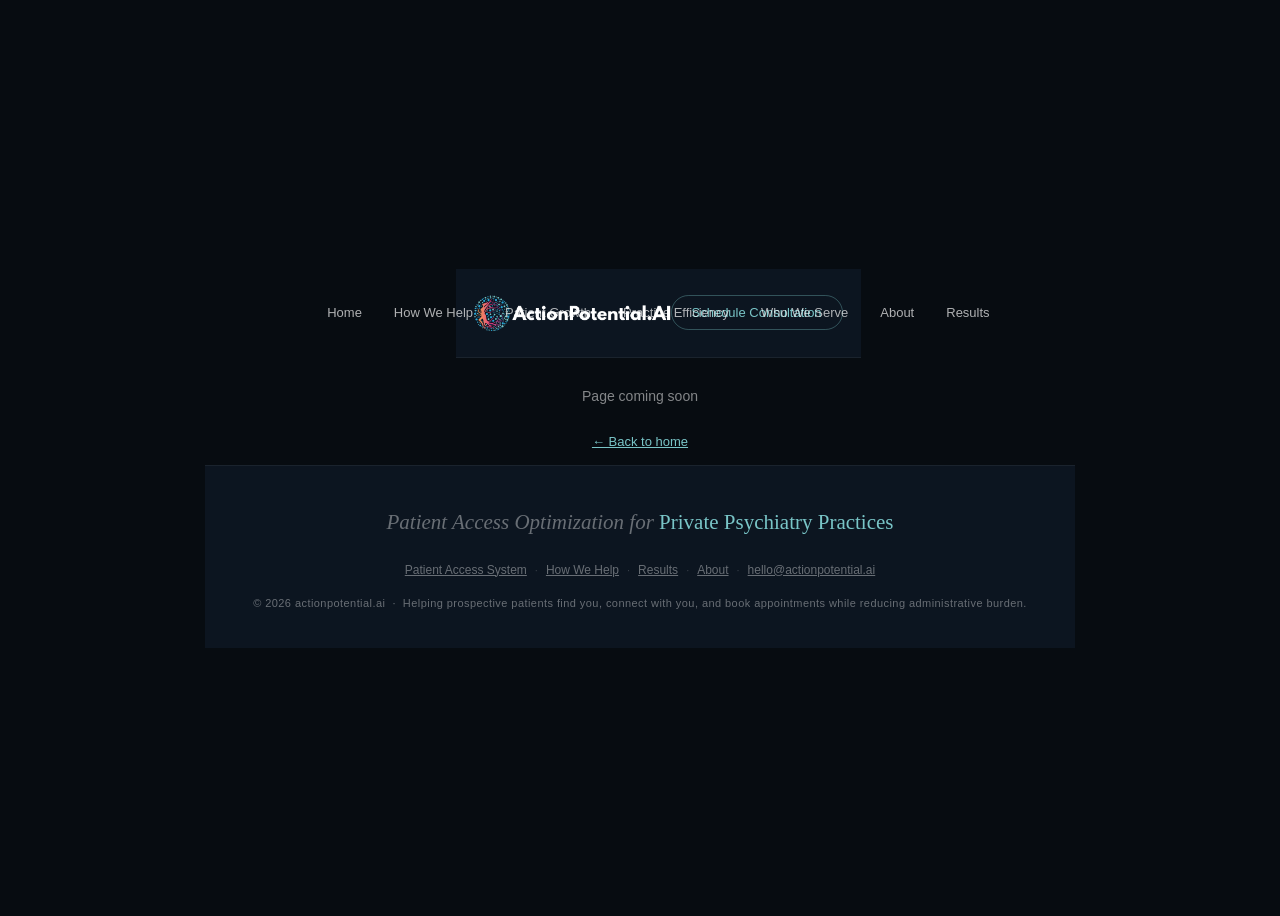
<file: blog/index.html>
<!DOCTYPE html>
<html lang="en">
<head>
  <meta charset="UTF-8" />
  <meta name="viewport" content="width=device-width, initial-scale=1.0" />
  <title>Coming Soon — ActionPotential.AI</title>
  <link rel="stylesheet" href="/nav.css" />
</head>
<body style="background:#070c11;color:white;font-family:sans-serif;display:flex;align-items:center;justify-content:center;min-height:100vh;flex-direction:column;gap:16px">
  <div id="nav-placeholder"></div>
  <p style="font-size:14px;opacity:.5">Page coming soon</p>
  <a href="/" style="font-size:13px;color:#79C5C7">← Back to home</a>
  <div id="footer-placeholder"></div>
  <script src="/includes.js"></script>
</body>
</html>
</file>
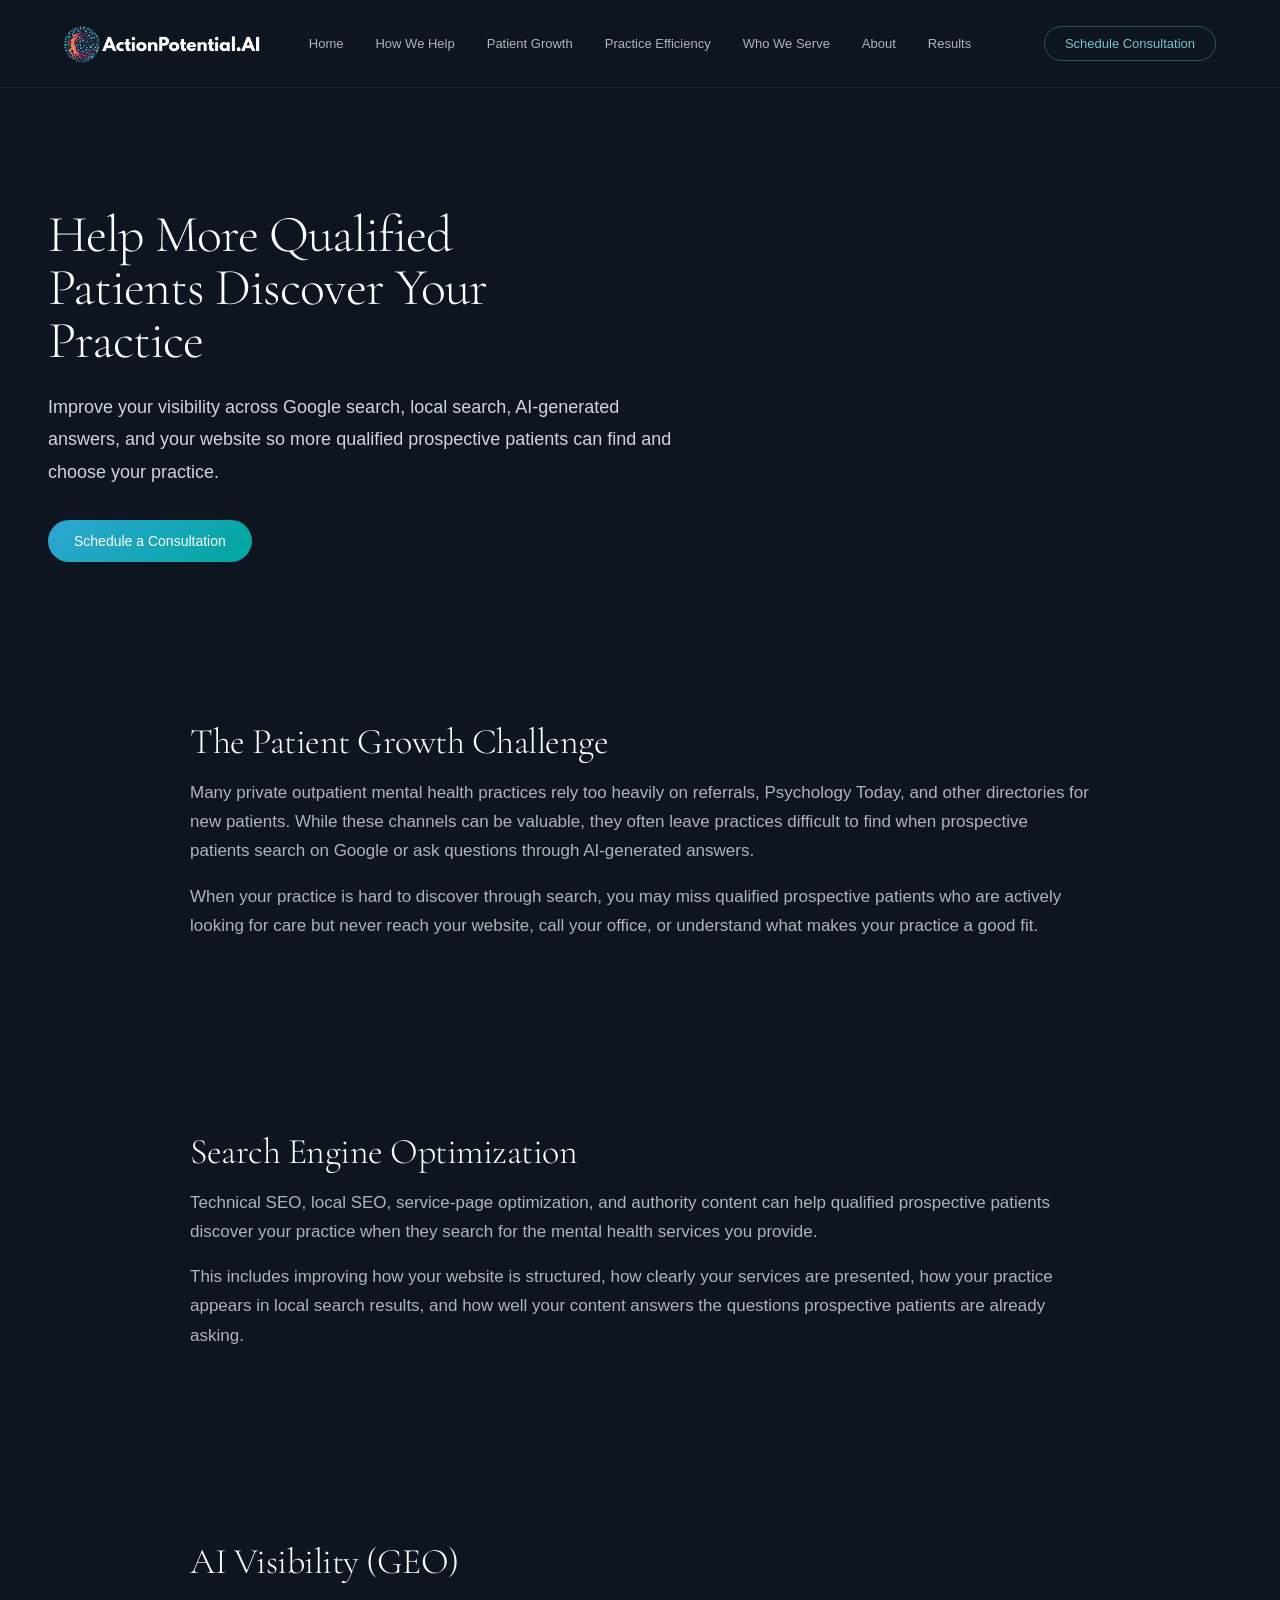
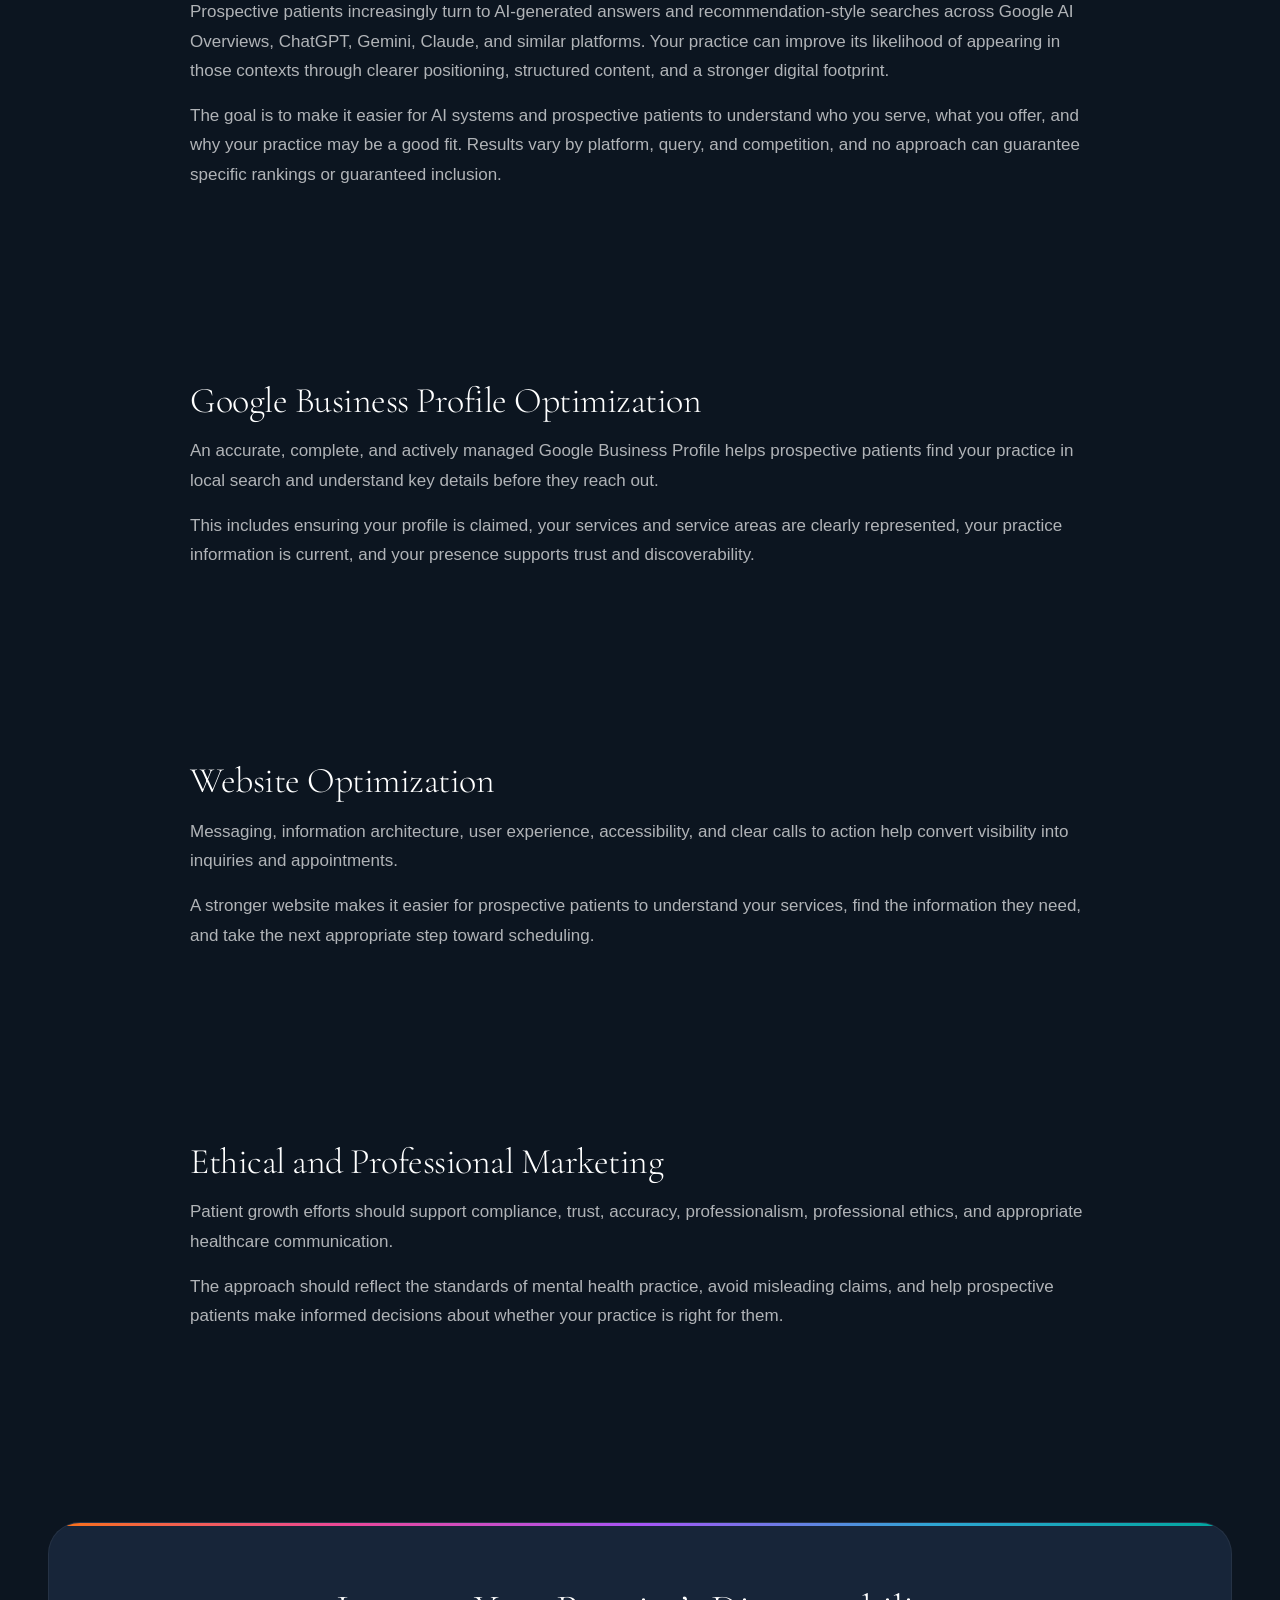
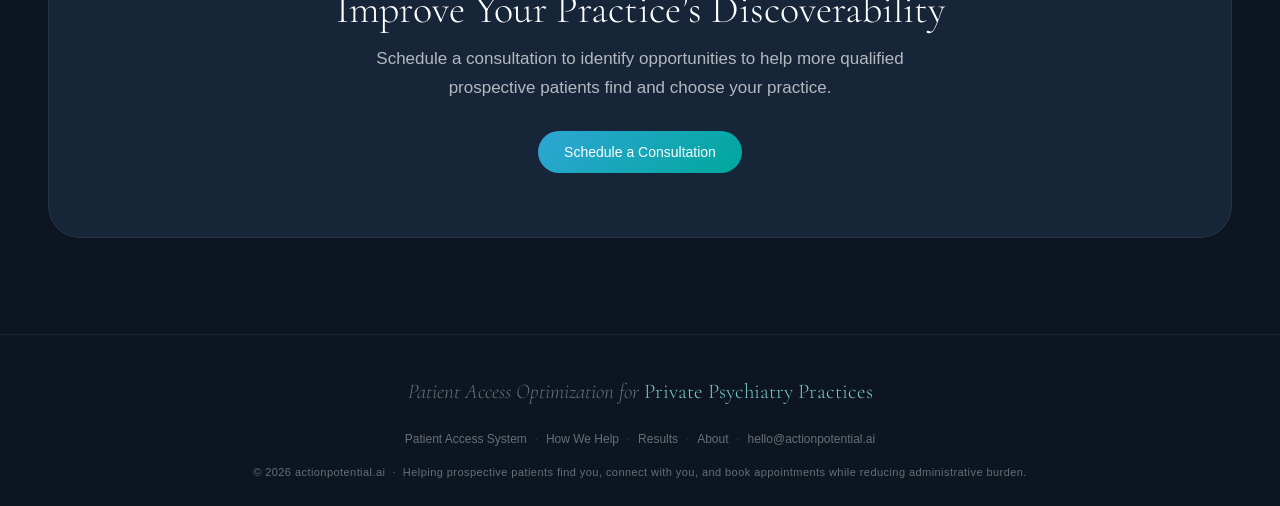
<file: patient-growth/index.html>
<!DOCTYPE html>
<html lang="en">
<head>
  <meta charset="UTF-8" />
  <meta name="viewport" content="width=device-width, initial-scale=1.0" />
  <title>Patient Growth — ActionPotential.AI</title>
  <meta name="description" content="Help more qualified prospective patients discover your private outpatient mental health practice through Google search, local search, AI-generated answers, and a stronger online presence." />
  <link rel="preconnect" href="https://fonts.googleapis.com" />
  <link rel="preconnect" href="https://fonts.gstatic.com" crossorigin />
  <link href="https://fonts.googleapis.com/css2?family=Cormorant+Garamond:ital,wght@0,300;0,400;1,300;1,400&family=Cabinet+Grotesk:wght@300;400;500;700&display=swap" rel="stylesheet" />
  <link rel="stylesheet" href="/nav.css" />
  <link rel="stylesheet" href="/footer.css" />
  <style>
    *,*::before,*::after{box-sizing:border-box;margin:0;padding:0}
    html{scroll-behavior:smooth;background:var(--page-bg)}
    a{text-decoration:none;color:inherit}
    :root{
      --t1:#79C5C7;--t2:#2EA6D4;--t3:#00A79D;--bl:#1B75BB;
      --grad:linear-gradient(90deg,#f97316 0%,#ec4899 25%,#a855f7 50%,#2EA6D4 75%,#00A79D 100%);
      --gteal:linear-gradient(135deg,#2EA6D4,#00A79D);
      --page-bg:#0c1520;
      --d6:#172539;
      --w1:#fff;--w7:rgba(255,255,255,.68);--w4:rgba(255,255,255,.38);
      --fd:'Cormorant Garamond',Georgia,serif;--fb:'Cabinet Grotesk',-apple-system,sans-serif;
      --rmd:12px;--rlg:20px;--rxl:32px;
    }
    body{font-family:var(--fb);background:var(--page-bg);color:var(--w1);-webkit-font-smoothing:antialiased}
    .hero,.sd,.sd-alt,section{background:var(--page-bg)}
    .hero{padding:120px 48px 64px}
    .hero-layout{max-width:1200px;margin:0 auto}
    .hero-h1{font-family:var(--fd);font-size:52px;font-weight:300;line-height:1.02;letter-spacing:-1px;color:white;margin-bottom:24px;max-width:22ch}
    .hero-body{font-size:18px;font-weight:300;line-height:1.8;color:rgba(255,255,255,.82);max-width:640px;margin-bottom:32px}
    .btn-primary{display:inline-flex;align-items:center;justify-content:center;background:var(--gteal);color:white;font-size:14px;font-weight:500;padding:13px 26px;border-radius:50px;transition:opacity .2s,transform .2s}
    .btn-primary:hover{opacity:.88;transform:translateY(-1px)}
    .sd,.sd-alt{color:white;padding:96px 48px}
    .si{max-width:900px;margin:0 auto;text-align:left}
    .sec-center{text-align:center}
    .sec-center .ssub{margin-left:auto;margin-right:auto}
    .sh2{font-family:var(--fd);font-weight:300;line-height:1.1;letter-spacing:-.5px;margin-bottom:16px;color:white;font-size:36px}
    .ssub{font-size:17px;font-weight:300;line-height:1.72;color:var(--w7);margin-bottom:16px}
    .ssub:last-child{margin-bottom:0}
    .cta-card{background:var(--d6);border:1px solid rgba(255,255,255,.06);border-radius:var(--rxl);padding:64px 48px;text-align:center;position:relative;overflow:hidden}
    .cta-card::before{content:'';position:absolute;top:0;left:0;right:0;height:3px;background:var(--grad)}
    .cta-card h2{font-family:var(--fd);font-size:40px;font-weight:300;color:white;line-height:1.1;margin-bottom:14px}
    .cta-card > p{font-size:17px;font-weight:300;color:var(--w7);line-height:1.7;max-width:560px;margin:0 auto 28px}
    @media(max-width:768px){
      .hero{padding:112px 20px 48px}
      .hero-h1{font-size:36px}
      .sd,.sd-alt{padding:64px 20px}
      .cta-card{padding:40px 24px}
      .cta-card h2{font-size:30px}
    }
  </style>
</head>
<body>

<div id="nav-placeholder"></div>

<section class="hero" id="hero">
  <div class="hero-layout">
    <h1 class="hero-h1">Help More Qualified Patients Discover Your Practice</h1>
    <p class="hero-body">Improve your visibility across Google search, local search, AI-generated answers, and your website so more qualified prospective patients can find and choose your practice.</p>
    <a href="https://link.actionpotential.ai/widget/booking/ksD7NPYqg5JoFugUIJnm" class="btn-primary">Schedule a Consultation</a>
  </div>
</section>

<section class="sd-alt" id="patient-growth-challenge">
  <div class="si">
    <h2 class="sh2">The Patient Growth Challenge</h2>
    <p class="ssub">Many private outpatient mental health practices rely too heavily on referrals, Psychology Today, and other directories for new patients. While these channels can be valuable, they often leave practices difficult to find when prospective patients search on Google or ask questions through AI-generated answers.</p>
    <p class="ssub">When your practice is hard to discover through search, you may miss qualified prospective patients who are actively looking for care but never reach your website, call your office, or understand what makes your practice a good fit.</p>
  </div>
</section>

<section class="sd" id="seo">
  <div class="si">
    <h2 class="sh2">Search Engine Optimization</h2>
    <p class="ssub">Technical SEO, local SEO, service-page optimization, and authority content can help qualified prospective patients discover your practice when they search for the mental health services you provide.</p>
    <p class="ssub">This includes improving how your website is structured, how clearly your services are presented, how your practice appears in local search results, and how well your content answers the questions prospective patients are already asking.</p>
  </div>
</section>

<section class="sd-alt" id="geo">
  <div class="si">
    <h2 class="sh2">AI Visibility (GEO)</h2>
    <p class="ssub">Prospective patients increasingly turn to AI-generated answers and recommendation-style searches across Google AI Overviews, ChatGPT, Gemini, Claude, and similar platforms. Your practice can improve its likelihood of appearing in those contexts through clearer positioning, structured content, and a stronger digital footprint.</p>
    <p class="ssub">The goal is to make it easier for AI systems and prospective patients to understand who you serve, what you offer, and why your practice may be a good fit. Results vary by platform, query, and competition, and no approach can guarantee specific rankings or guaranteed inclusion.</p>
  </div>
</section>

<section class="sd" id="gbp">
  <div class="si">
    <h2 class="sh2">Google Business Profile Optimization</h2>
    <p class="ssub">An accurate, complete, and actively managed Google Business Profile helps prospective patients find your practice in local search and understand key details before they reach out.</p>
    <p class="ssub">This includes ensuring your profile is claimed, your services and service areas are clearly represented, your practice information is current, and your presence supports trust and discoverability.</p>
  </div>
</section>

<section class="sd-alt" id="website-optimization">
  <div class="si">
    <h2 class="sh2">Website Optimization</h2>
    <p class="ssub">Messaging, information architecture, user experience, accessibility, and clear calls to action help convert visibility into inquiries and appointments.</p>
    <p class="ssub">A stronger website makes it easier for prospective patients to understand your services, find the information they need, and take the next appropriate step toward scheduling.</p>
  </div>
</section>

<section class="sd" id="ethical-marketing">
  <div class="si">
    <h2 class="sh2">Ethical and Professional Marketing</h2>
    <p class="ssub">Patient growth efforts should support compliance, trust, accuracy, professionalism, professional ethics, and appropriate healthcare communication.</p>
    <p class="ssub">The approach should reflect the standards of mental health practice, avoid misleading claims, and help prospective patients make informed decisions about whether your practice is right for them.</p>
  </div>
</section>

<section class="sd-alt sec-center" id="final-cta">
  <div class="si" style="max-width:1200px">
    <div class="cta-card">
      <h2>Improve Your Practice&rsquo;s Discoverability</h2>
      <p>Schedule a consultation to identify opportunities to help more qualified prospective patients find and choose your practice.</p>
      <a href="https://link.actionpotential.ai/widget/booking/ksD7NPYqg5JoFugUIJnm" class="btn-primary">Schedule a Consultation</a>
    </div>
  </div>
</section>

<div id="footer-placeholder"></div>
<script src="/includes.js"></script>
</body>
</html>
</file>
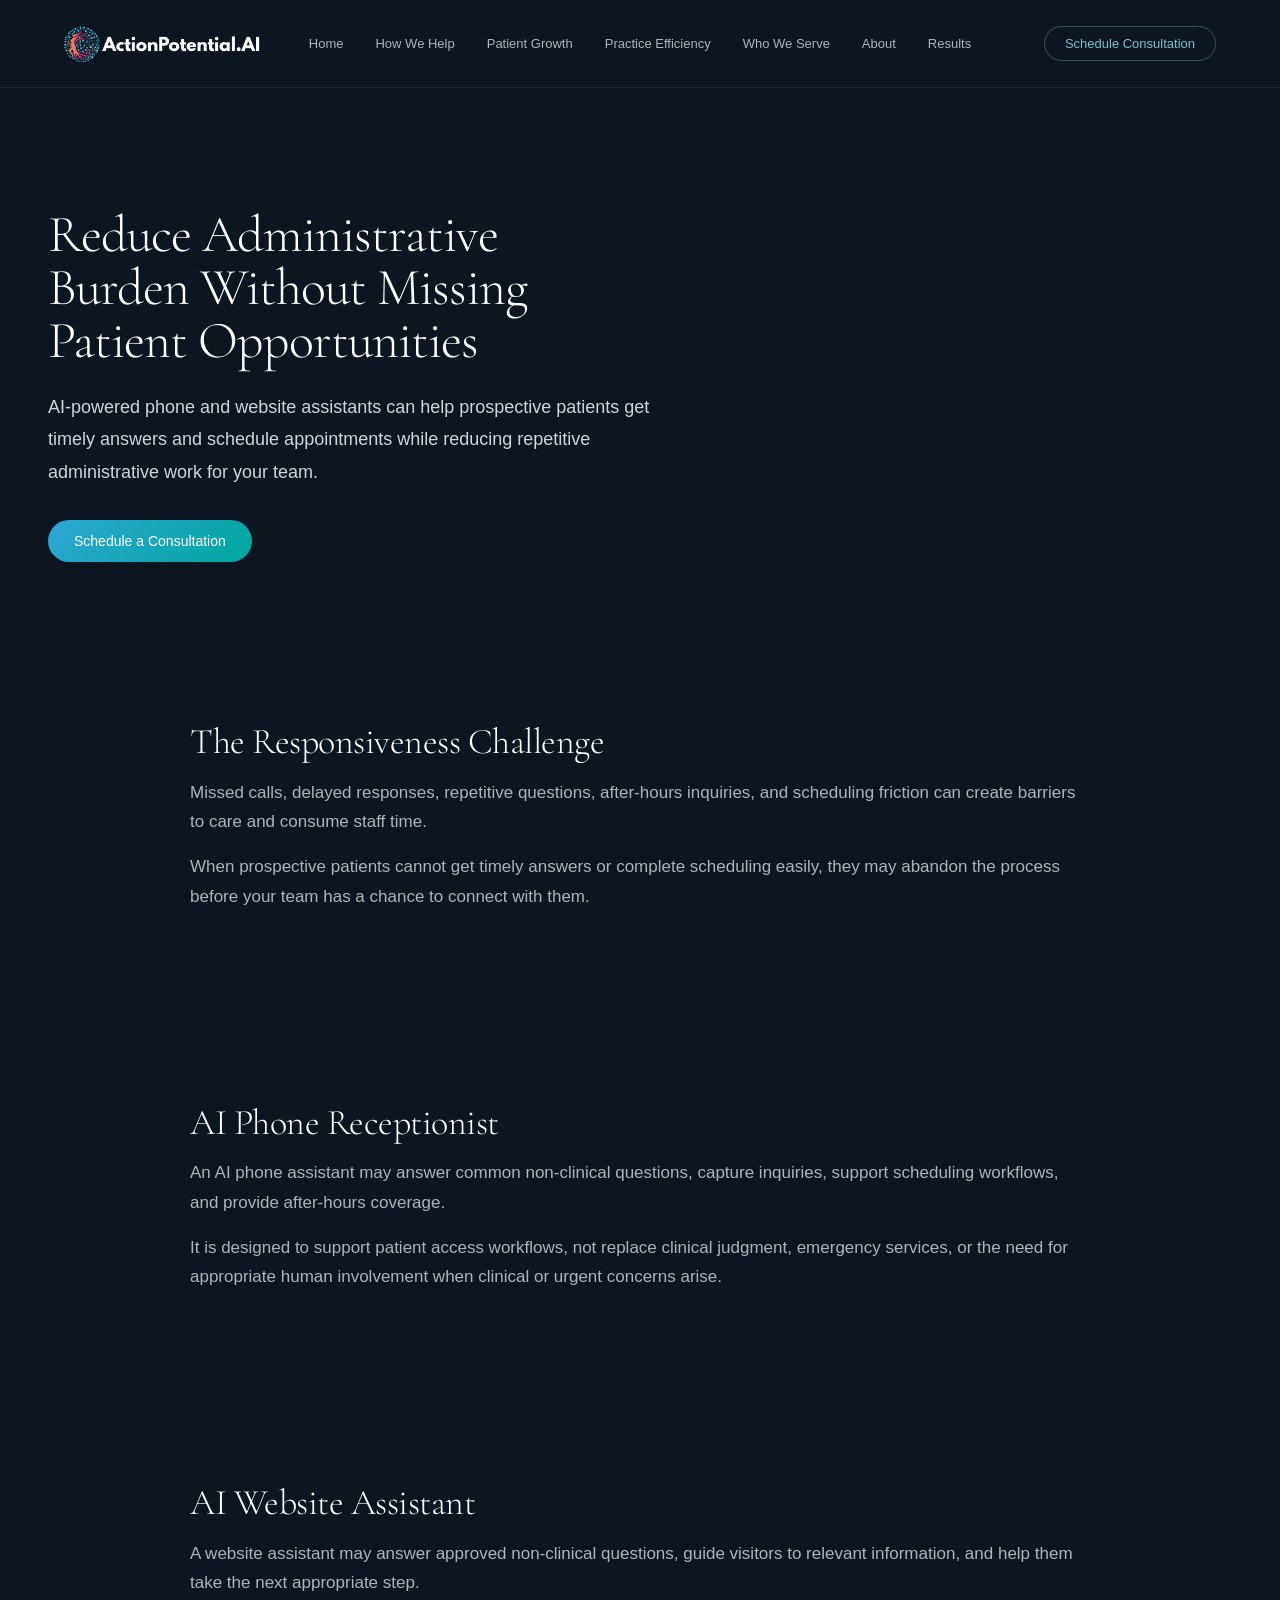
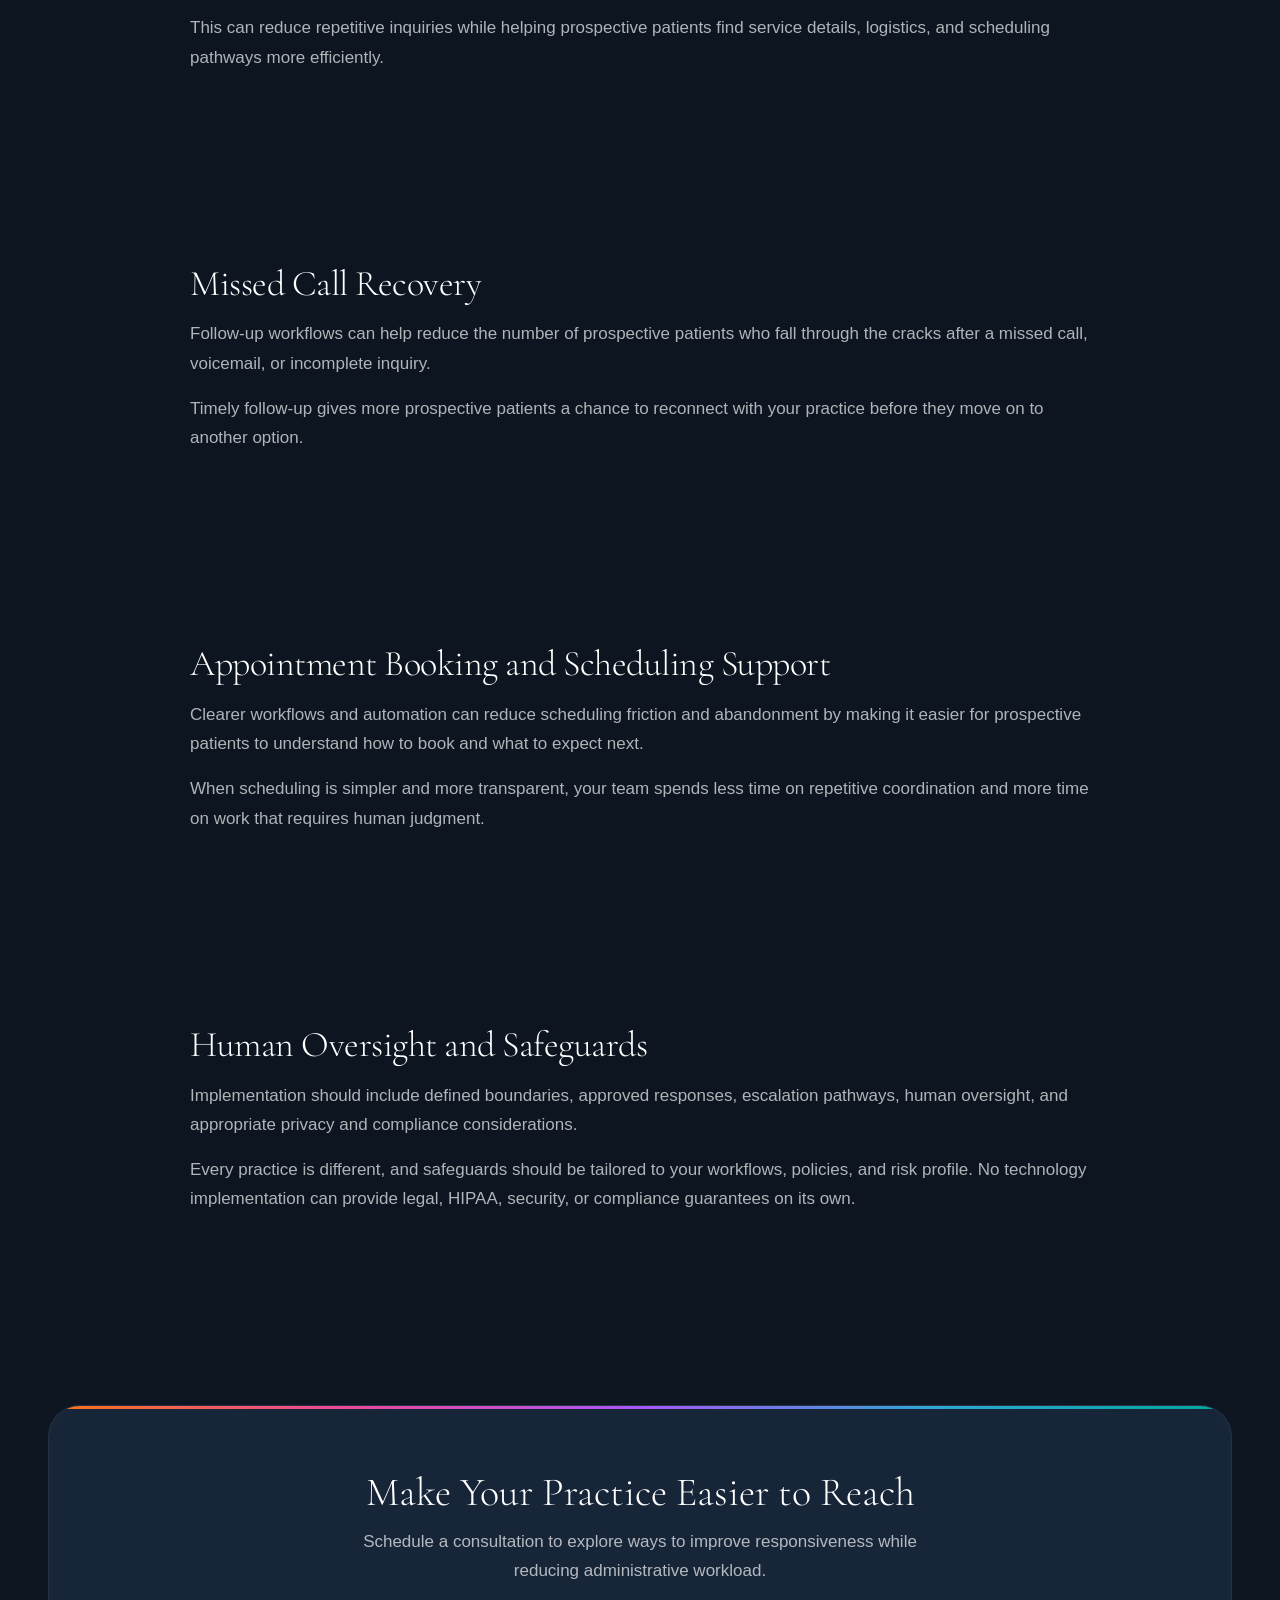
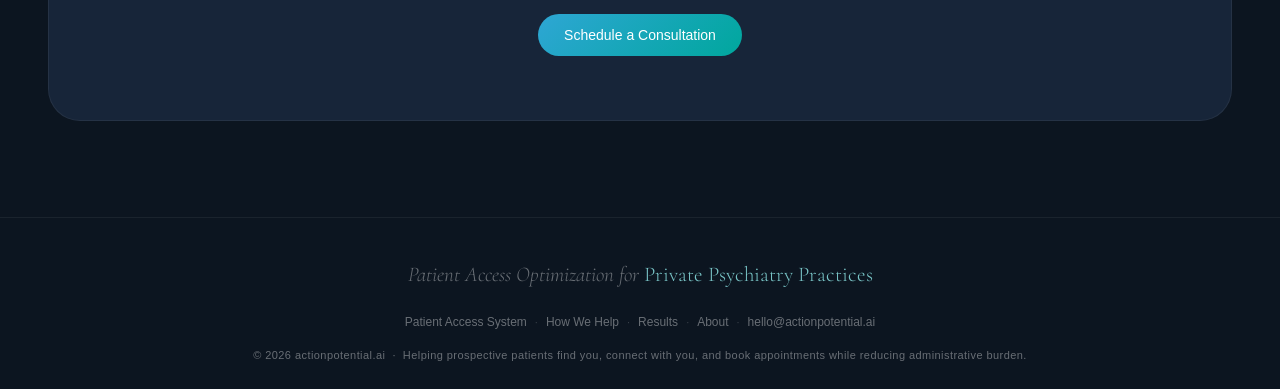
<file: practice-efficiency/index.html>
<!DOCTYPE html>
<html lang="en">
<head>
  <meta charset="UTF-8" />
  <meta name="viewport" content="width=device-width, initial-scale=1.0" />
  <title>Practice Efficiency — ActionPotential.AI</title>
  <meta name="description" content="Reduce administrative burden without missing patient opportunities. AI-powered phone and website assistants help prospective patients get timely answers and schedule appointments." />
  <link rel="preconnect" href="https://fonts.googleapis.com" />
  <link rel="preconnect" href="https://fonts.gstatic.com" crossorigin />
  <link href="https://fonts.googleapis.com/css2?family=Cormorant+Garamond:ital,wght@0,300;0,400;1,300;1,400&family=Cabinet+Grotesk:wght@300;400;500;700&display=swap" rel="stylesheet" />
  <link rel="stylesheet" href="/nav.css" />
  <link rel="stylesheet" href="/footer.css" />
  <style>
    *,*::before,*::after{box-sizing:border-box;margin:0;padding:0}
    html{scroll-behavior:smooth;background:var(--page-bg)}
    a{text-decoration:none;color:inherit}
    :root{
      --t1:#79C5C7;--t2:#2EA6D4;--t3:#00A79D;--bl:#1B75BB;
      --grad:linear-gradient(90deg,#f97316 0%,#ec4899 25%,#a855f7 50%,#2EA6D4 75%,#00A79D 100%);
      --gteal:linear-gradient(135deg,#2EA6D4,#00A79D);
      --page-bg:#0c1520;
      --d6:#172539;
      --w1:#fff;--w7:rgba(255,255,255,.68);--w4:rgba(255,255,255,.38);
      --fd:'Cormorant Garamond',Georgia,serif;--fb:'Cabinet Grotesk',-apple-system,sans-serif;
      --rmd:12px;--rlg:20px;--rxl:32px;
    }
    body{font-family:var(--fb);background:var(--page-bg);color:var(--w1);-webkit-font-smoothing:antialiased}
    .hero,.sd,.sd-alt,section{background:var(--page-bg)}
    .hero{padding:120px 48px 64px}
    .hero-layout{max-width:1200px;margin:0 auto}
    .hero-h1{font-family:var(--fd);font-size:52px;font-weight:300;line-height:1.02;letter-spacing:-1px;color:white;margin-bottom:24px;max-width:22ch}
    .hero-body{font-size:18px;font-weight:300;line-height:1.8;color:rgba(255,255,255,.82);max-width:640px;margin-bottom:32px}
    .btn-primary{display:inline-flex;align-items:center;justify-content:center;background:var(--gteal);color:white;font-size:14px;font-weight:500;padding:13px 26px;border-radius:50px;transition:opacity .2s,transform .2s}
    .btn-primary:hover{opacity:.88;transform:translateY(-1px)}
    .sd,.sd-alt{color:white;padding:96px 48px}
    .si{max-width:900px;margin:0 auto;text-align:left}
    .sec-center{text-align:center}
    .sec-center .ssub{margin-left:auto;margin-right:auto}
    .sh2{font-family:var(--fd);font-weight:300;line-height:1.1;letter-spacing:-.5px;margin-bottom:16px;color:white;font-size:36px}
    .ssub{font-size:17px;font-weight:300;line-height:1.72;color:var(--w7);margin-bottom:16px}
    .ssub:last-child{margin-bottom:0}
    .cta-card{background:var(--d6);border:1px solid rgba(255,255,255,.06);border-radius:var(--rxl);padding:64px 48px;text-align:center;position:relative;overflow:hidden}
    .cta-card::before{content:'';position:absolute;top:0;left:0;right:0;height:3px;background:var(--grad)}
    .cta-card h2{font-family:var(--fd);font-size:40px;font-weight:300;color:white;line-height:1.1;margin-bottom:14px}
    .cta-card > p{font-size:17px;font-weight:300;color:var(--w7);line-height:1.7;max-width:560px;margin:0 auto 28px}
    @media(max-width:768px){
      .hero{padding:112px 20px 48px}
      .hero-h1{font-size:36px}
      .sd,.sd-alt{padding:64px 20px}
      .cta-card{padding:40px 24px}
      .cta-card h2{font-size:30px}
    }
  </style>
</head>
<body>

<div id="nav-placeholder"></div>

<section class="hero" id="hero">
  <div class="hero-layout">
    <h1 class="hero-h1">Reduce Administrative Burden Without Missing Patient Opportunities</h1>
    <p class="hero-body">AI-powered phone and website assistants can help prospective patients get timely answers and schedule appointments while reducing repetitive administrative work for your team.</p>
    <a href="https://link.actionpotential.ai/widget/booking/ksD7NPYqg5JoFugUIJnm" class="btn-primary">Schedule a Consultation</a>
  </div>
</section>

<section class="sd-alt" id="responsiveness-challenge">
  <div class="si">
    <h2 class="sh2">The Responsiveness Challenge</h2>
    <p class="ssub">Missed calls, delayed responses, repetitive questions, after-hours inquiries, and scheduling friction can create barriers to care and consume staff time.</p>
    <p class="ssub">When prospective patients cannot get timely answers or complete scheduling easily, they may abandon the process before your team has a chance to connect with them.</p>
  </div>
</section>

<section class="sd" id="ai-phone">
  <div class="si">
    <h2 class="sh2">AI Phone Receptionist</h2>
    <p class="ssub">An AI phone assistant may answer common non-clinical questions, capture inquiries, support scheduling workflows, and provide after-hours coverage.</p>
    <p class="ssub">It is designed to support patient access workflows, not replace clinical judgment, emergency services, or the need for appropriate human involvement when clinical or urgent concerns arise.</p>
  </div>
</section>

<section class="sd-alt" id="ai-website">
  <div class="si">
    <h2 class="sh2">AI Website Assistant</h2>
    <p class="ssub">A website assistant may answer approved non-clinical questions, guide visitors to relevant information, and help them take the next appropriate step.</p>
    <p class="ssub">This can reduce repetitive inquiries while helping prospective patients find service details, logistics, and scheduling pathways more efficiently.</p>
  </div>
</section>

<section class="sd" id="missed-call-recovery">
  <div class="si">
    <h2 class="sh2">Missed Call Recovery</h2>
    <p class="ssub">Follow-up workflows can help reduce the number of prospective patients who fall through the cracks after a missed call, voicemail, or incomplete inquiry.</p>
    <p class="ssub">Timely follow-up gives more prospective patients a chance to reconnect with your practice before they move on to another option.</p>
  </div>
</section>

<section class="sd-alt" id="appointment-booking">
  <div class="si">
    <h2 class="sh2">Appointment Booking and Scheduling Support</h2>
    <p class="ssub">Clearer workflows and automation can reduce scheduling friction and abandonment by making it easier for prospective patients to understand how to book and what to expect next.</p>
    <p class="ssub">When scheduling is simpler and more transparent, your team spends less time on repetitive coordination and more time on work that requires human judgment.</p>
  </div>
</section>

<section class="sd" id="human-oversight">
  <div class="si">
    <h2 class="sh2">Human Oversight and Safeguards</h2>
    <p class="ssub">Implementation should include defined boundaries, approved responses, escalation pathways, human oversight, and appropriate privacy and compliance considerations.</p>
    <p class="ssub">Every practice is different, and safeguards should be tailored to your workflows, policies, and risk profile. No technology implementation can provide legal, HIPAA, security, or compliance guarantees on its own.</p>
  </div>
</section>

<section class="sd-alt sec-center" id="final-cta">
  <div class="si" style="max-width:1200px">
    <div class="cta-card">
      <h2>Make Your Practice Easier to Reach</h2>
      <p>Schedule a consultation to explore ways to improve responsiveness while reducing administrative workload.</p>
      <a href="https://link.actionpotential.ai/widget/booking/ksD7NPYqg5JoFugUIJnm" class="btn-primary">Schedule a Consultation</a>
    </div>
  </div>
</section>

<div id="footer-placeholder"></div>
<script src="/includes.js"></script>
</body>
</html>
</file>
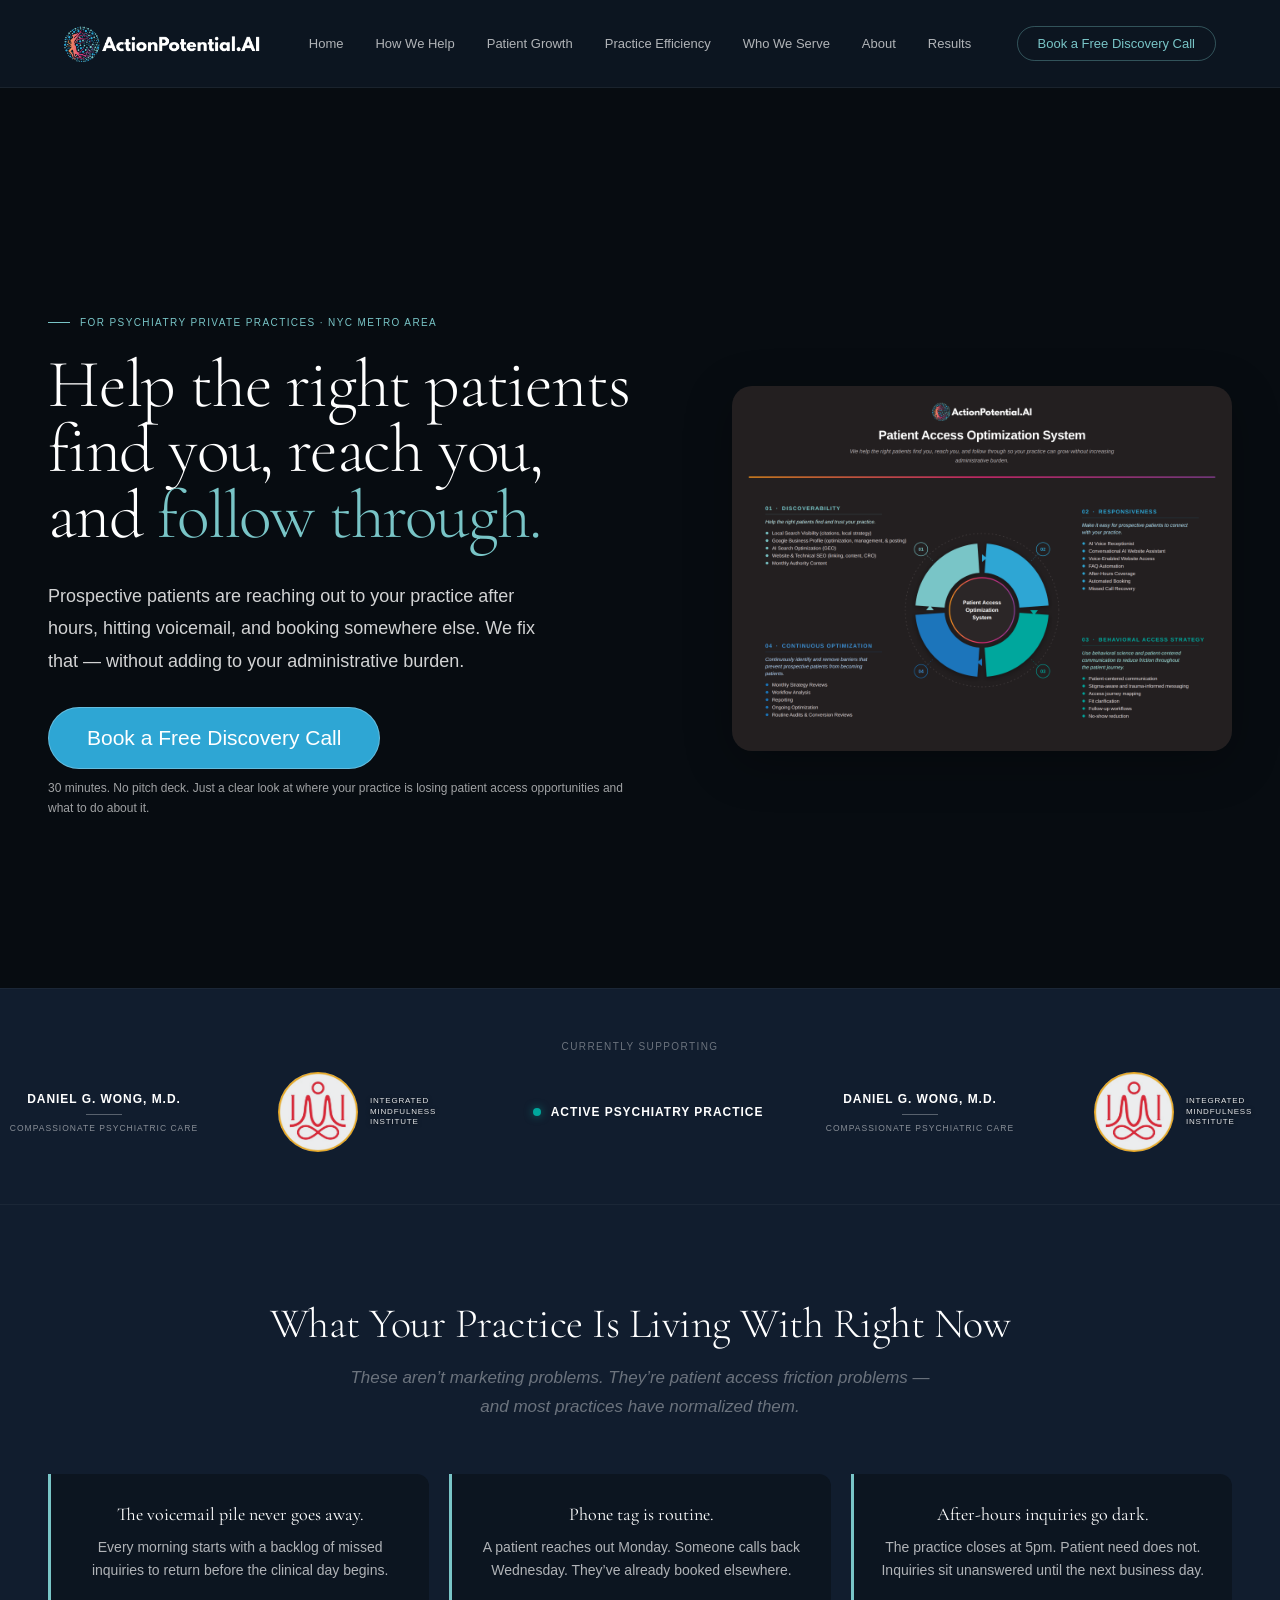
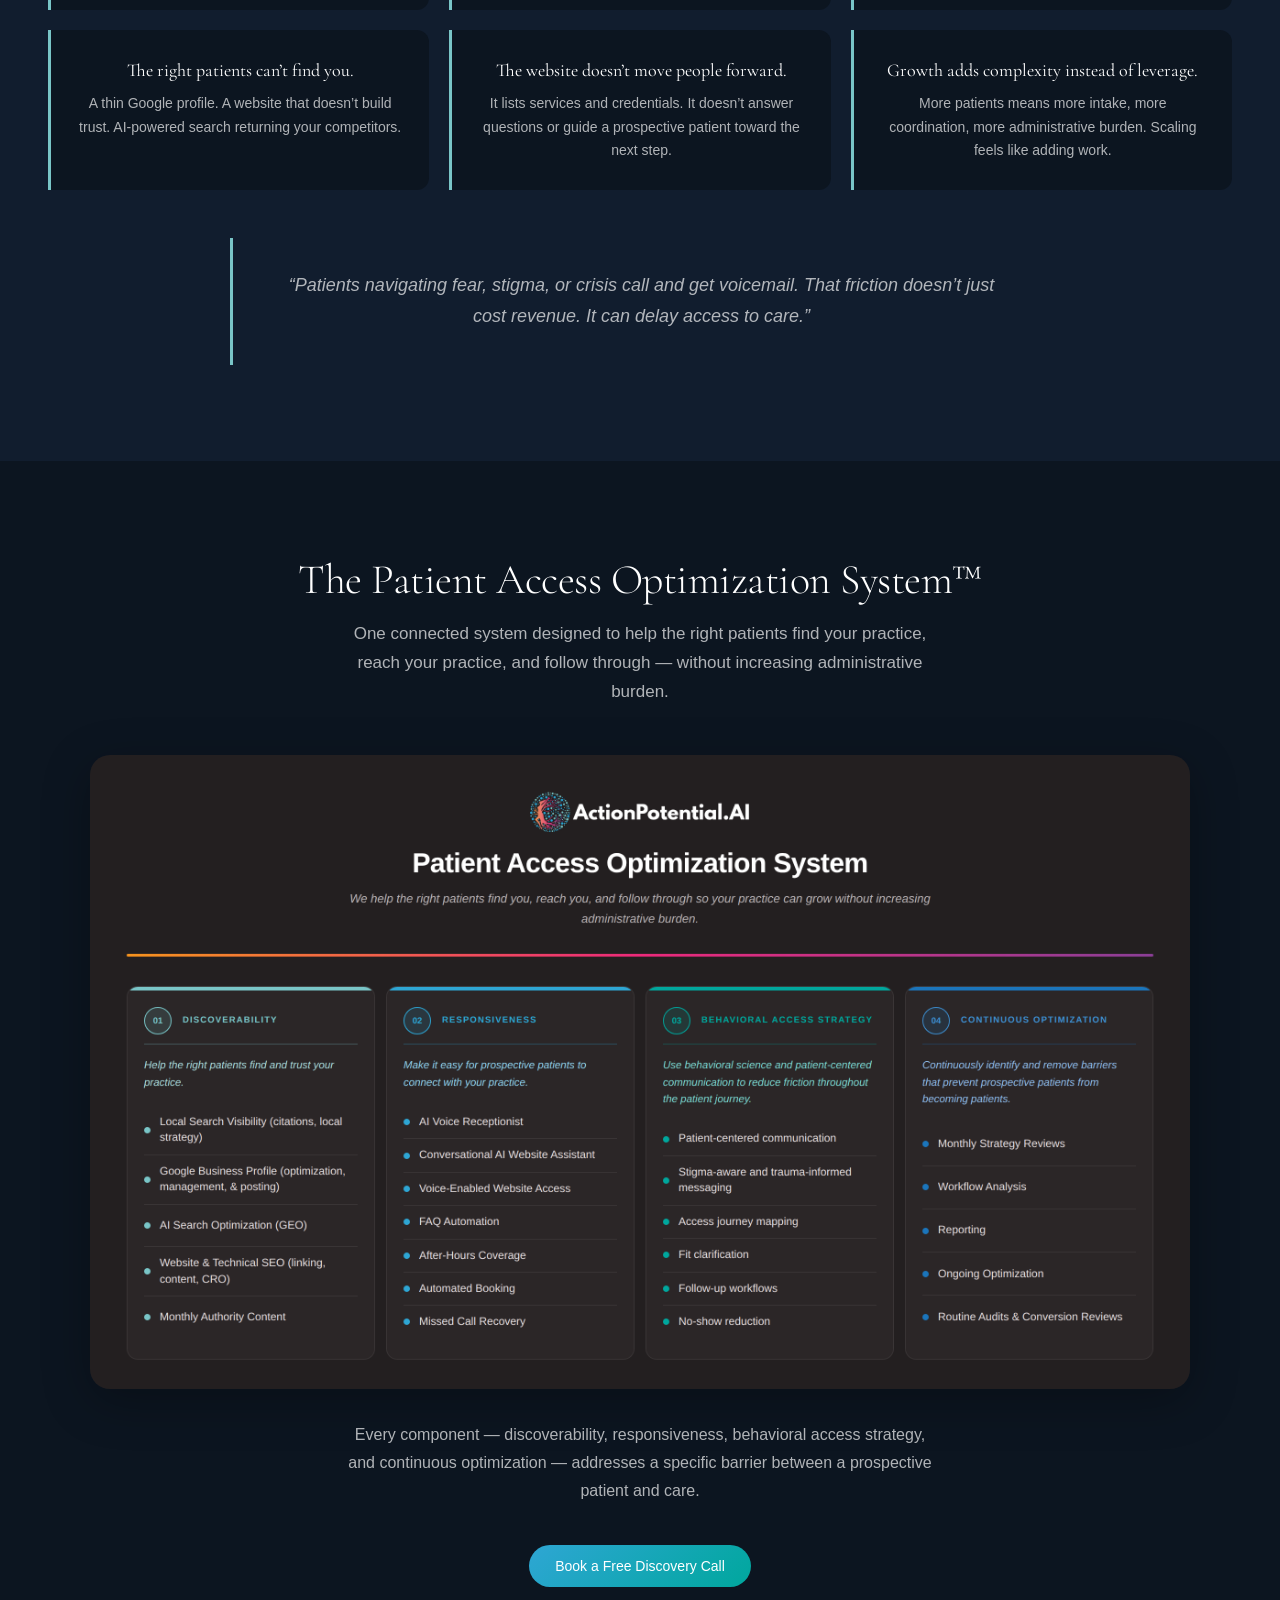
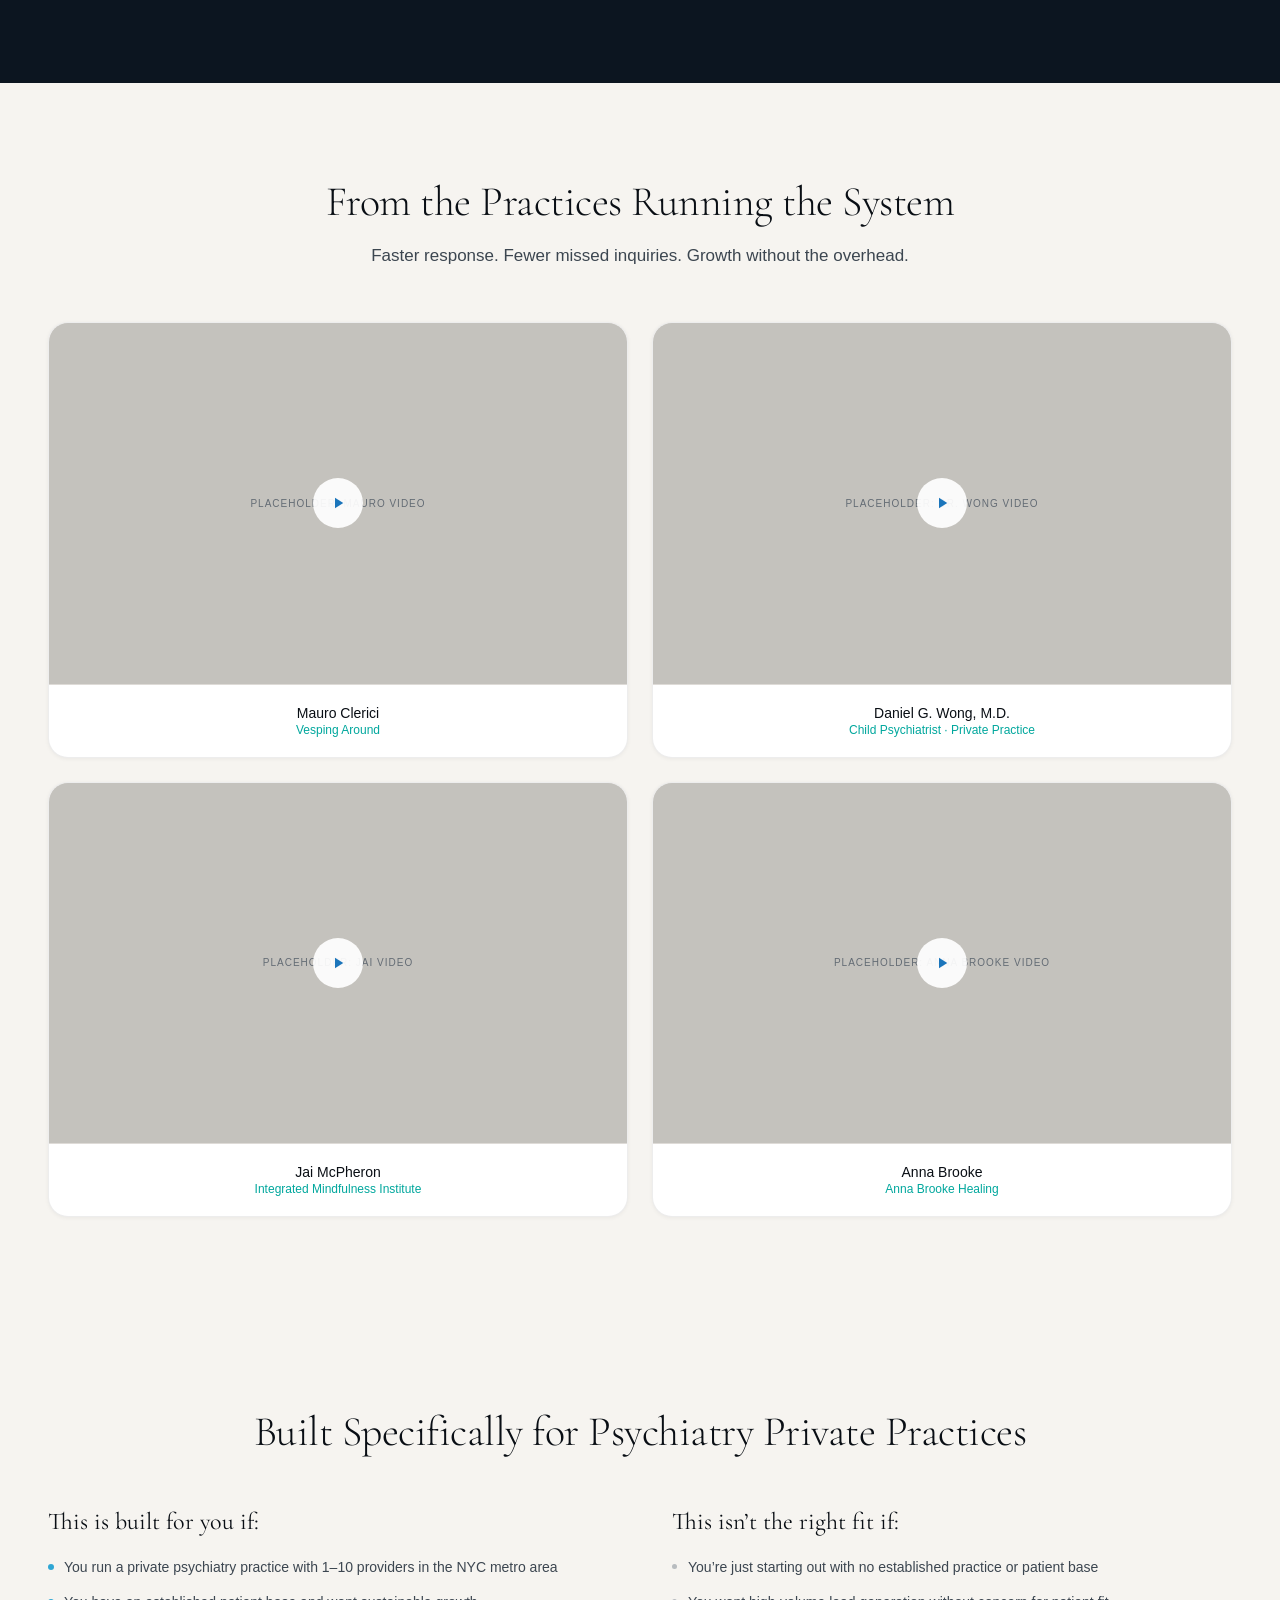
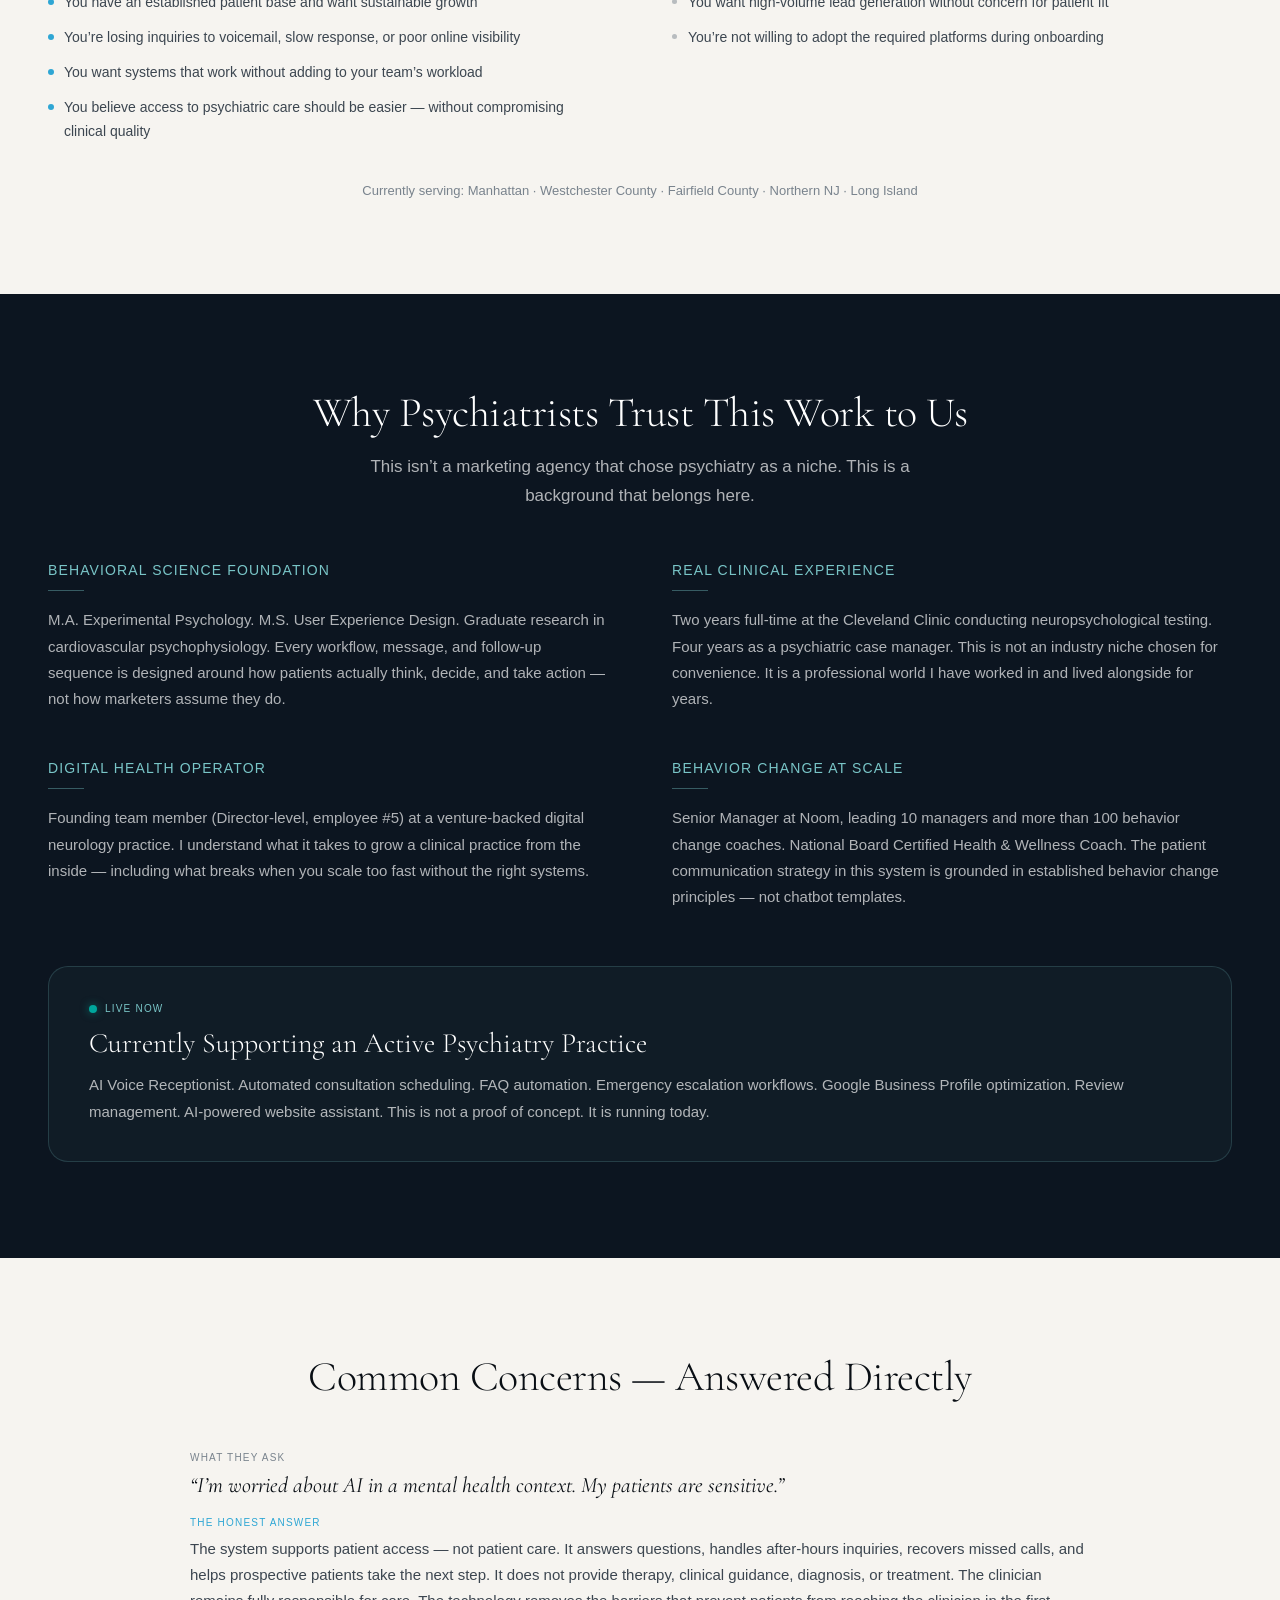
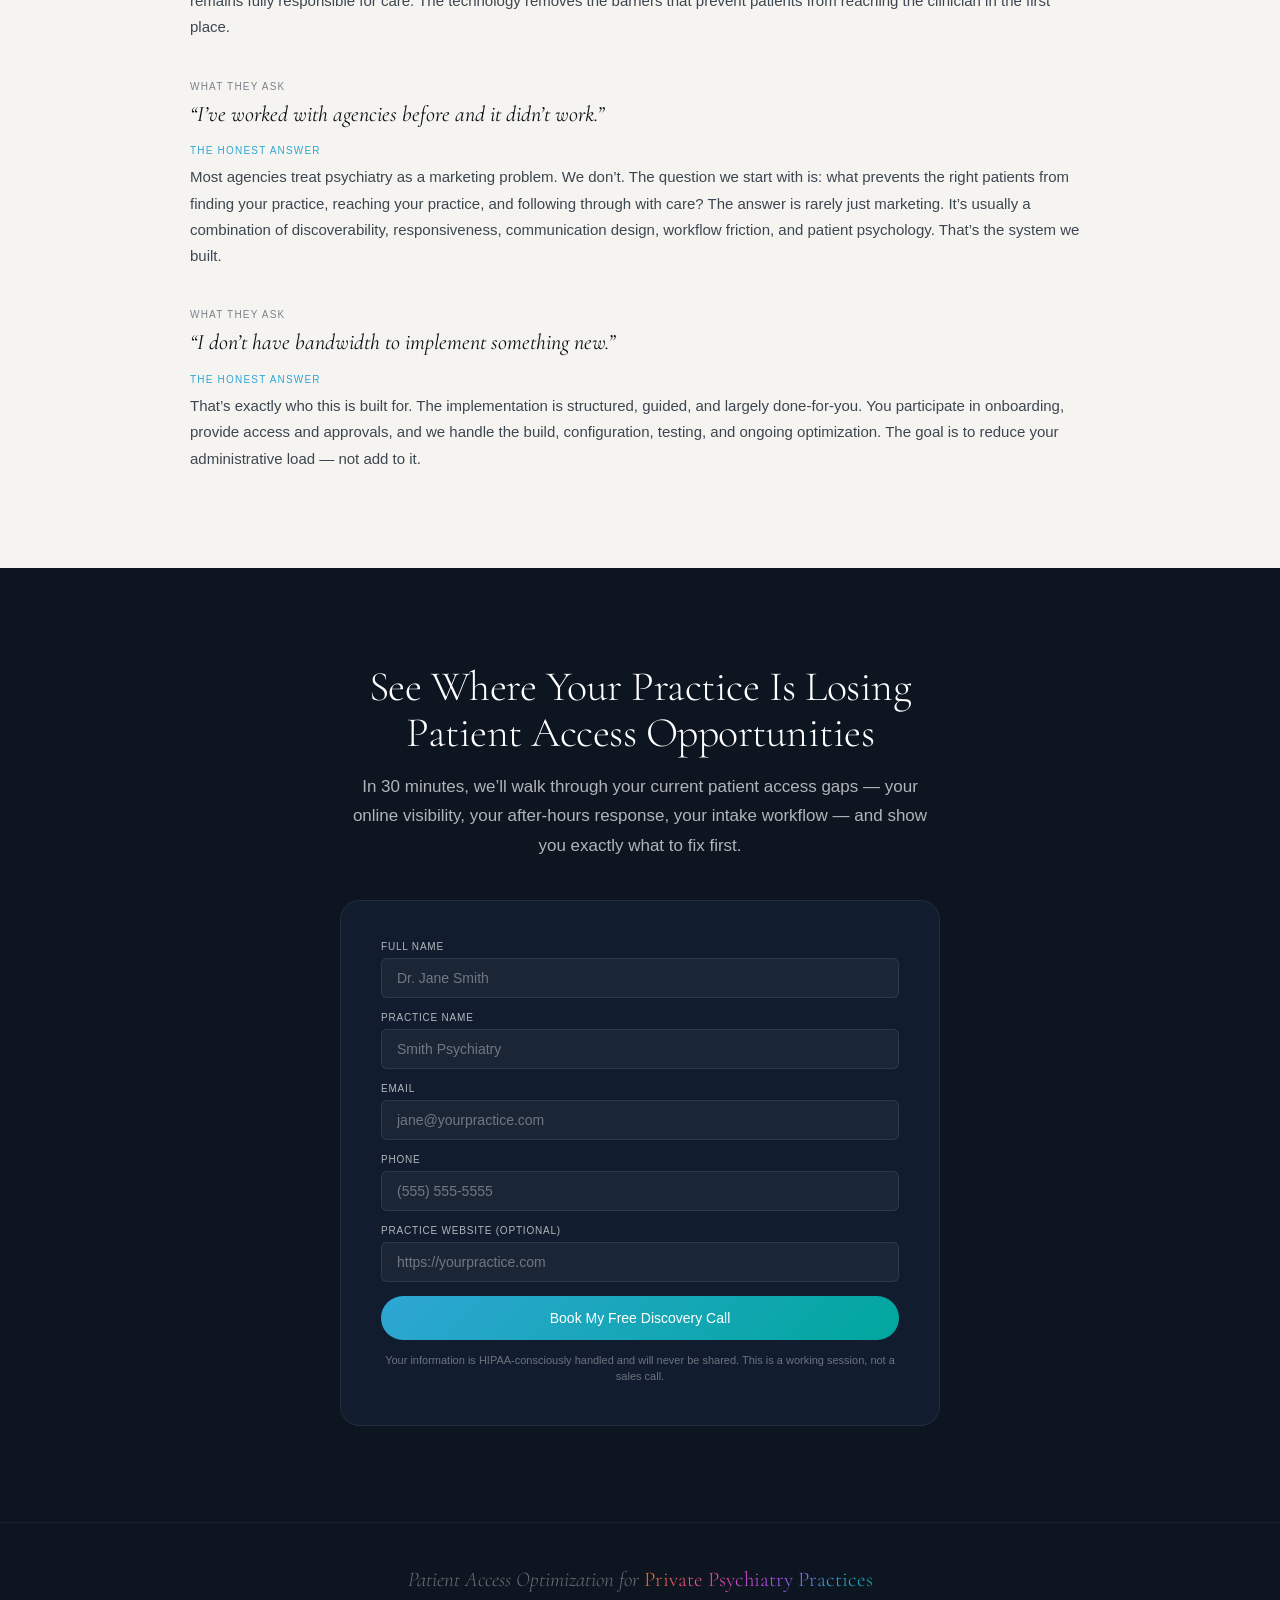
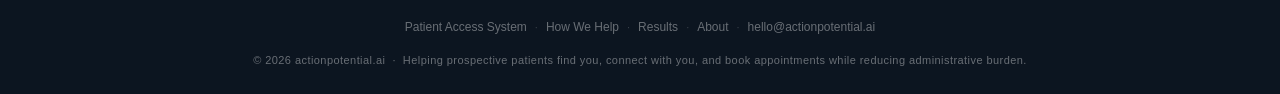
<file: psychiatrists/index.html>
<!DOCTYPE html>
<html lang="en">
<head>
  <meta charset="UTF-8" />
  <meta name="viewport" content="width=device-width, initial-scale=1.0" />
  <title>Patient Access for Psychiatry Private Practices — ActionPotential.AI</title>
  <meta name="description" content="Help the right patients find your NYC metro psychiatry practice, reach you, and follow through — without adding to your administrative burden. Book a free discovery call." />
  <link rel="preconnect" href="https://fonts.googleapis.com" />
  <link rel="preconnect" href="https://fonts.gstatic.com" crossorigin />
  <link href="https://fonts.googleapis.com/css2?family=Cormorant+Garamond:ital,wght@0,300;0,400;1,300;1,400&family=Cabinet+Grotesk:wght@300;400;500;700&display=swap" rel="stylesheet" />
  <link rel="stylesheet" href="/nav.css" />
  <style>
    *,*::before,*::after{box-sizing:border-box;margin:0;padding:0}
    html{scroll-behavior:smooth}
    img,video{display:block;max-width:100%}
    a{text-decoration:none;color:inherit}
    button{font-family:inherit;cursor:pointer;border:none;background:none}
    :root{
      --t1:#79C5C7;--t2:#2EA6D4;--t3:#00A79D;--bl:#1B75BB;
      --grad:linear-gradient(135deg,#f97316 0%,#ec4899 30%,#a855f7 60%,#2EA6D4 82%,#00A79D 100%);
      --gteal:linear-gradient(135deg,#2EA6D4,#00A79D);
      --d9:#070c11;--d8:#0c1520;--d7:#111d2e;--d6:#172539;
      --lb:#f6f4f0;--lc:#ffffff;--ls:#efece7;--lbr:rgba(0,0,0,.07);
      --td:#090e14;--tm:#3c4650;--mu:#79838d;
      --w1:#fff;--w7:rgba(255,255,255,.68);--w4:rgba(255,255,255,.38);--w2:rgba(255,255,255,.18);
      --fd:'Cormorant Garamond',Georgia,serif;--fb:'Cabinet Grotesk',-apple-system,sans-serif;
      --rsm:6px;--rmd:12px;--rlg:20px;--rxl:32px;
    }
    body{font-family:var(--fb);background:var(--d9);color:var(--w1);-webkit-font-smoothing:antialiased;overflow-x:hidden}

    .hero{min-height:100vh;background:var(--d9);display:flex;align-items:center;padding:132px 48px 72px}
    .hero-layout{width:100%;max-width:1200px;margin:0 auto;display:grid;grid-template-columns:minmax(0,1fr) minmax(0,500px);gap:80px;align-items:center}
    .hero-left{display:flex;flex-direction:column;align-items:flex-start;max-width:640px}
    .hero-eyebrow{font-size:10px;font-weight:500;letter-spacing:.14em;text-transform:uppercase;color:var(--t1);margin-bottom:24px;display:inline-flex;align-items:center;gap:10px}
    .hero-eyebrow::before{content:'';width:22px;height:1px;background:var(--t1)}
    .hero-h1{font-family:var(--fd);font-size:68px;font-weight:300;line-height:.96;letter-spacing:-1.2px;color:white;margin-bottom:32px;max-width:20ch;text-wrap:balance}
    .hero-h1-accent{color:var(--t1)}
    .hero-body{font-size:18px;font-weight:300;line-height:1.8;color:rgba(255,255,255,.82);max-width:520px;margin-bottom:30px}
    .hero-primary-cta{display:inline-flex;align-items:center;justify-content:center;padding:18px 38px;border-radius:999px;background:var(--t2);color:white;font-size:21px;font-weight:500;border:1px solid rgba(255,255,255,.26);margin-bottom:10px;transition:background .2s}
    .hero-primary-cta:hover{background:var(--bl)}
    .hero-primary-cta:focus-visible{outline:2px solid rgba(121,197,199,.9);outline-offset:2px}
    .hero-micro{font-size:12px;font-weight:300;line-height:1.65;color:rgba(255,255,255,.62);max-width:580px}
    .hero-visual img{width:100%;height:auto;border-radius:var(--rlg);box-shadow:0 12px 48px rgba(0,0,0,.28)}

    .mq-strip{--mq-gap:64px;--mq-slot:152px;--mq-slot-wide:208px;--mq-logo-h:80px;background:var(--d7);border-top:1px solid rgba(255,255,255,.045);border-bottom:1px solid rgba(255,255,255,.045);padding:52px 0;overflow:hidden}
    .mq-strip-label{font-size:10px;font-weight:500;letter-spacing:.14em;text-transform:uppercase;color:var(--w4);text-align:center;margin-bottom:20px}
    .mq-viewport{overflow:hidden}
    .mq-track{display:flex;align-items:center;width:max-content;animation:mq-scroll var(--mq-duration,50s) linear infinite;will-change:transform}
    .mq-viewport:hover .mq-track{animation-play-state:paused}
    @keyframes mq-scroll{from{transform:translate3d(0,0,0)}to{transform:translate3d(-50%,0,0)}}
    .mq-set{display:flex;align-items:center;gap:var(--mq-gap);padding-right:var(--mq-gap);flex-shrink:0}
    .mq-logo-item{display:flex;align-items:center;justify-content:center;flex:0 0 var(--mq-slot);width:var(--mq-slot);height:var(--mq-logo-h)}
    .mq-logo-item--wide{flex-basis:var(--mq-slot-wide);width:var(--mq-slot-wide)}
    .mq-logo-imi{width:var(--mq-logo-h);height:var(--mq-logo-h);border-radius:50%;overflow:hidden;flex-shrink:0;line-height:0}
    .mq-logo-imi img{width:100%;height:100%;max-width:none;object-fit:cover;opacity:.92}
    .mq-imi-lockup{display:flex;flex-direction:row;align-items:center;gap:12px;height:var(--mq-logo-h)}
    .mq-imi-name{font-size:8px;font-weight:500;letter-spacing:.1em;text-transform:uppercase;color:rgba(255,255,255,.88);line-height:1.35;max-width:104px;text-shadow:0 1px 4px rgba(0,0,0,.75)}
    .mq-text-logo{display:flex;flex-direction:column;align-items:center;justify-content:center;text-align:center;gap:8px;height:var(--mq-logo-h)}
    .mq-text-logo-name{font-size:12px;font-weight:600;letter-spacing:.08em;text-transform:uppercase;color:#fff;white-space:nowrap}
    .mq-text-logo-divider{width:36px;height:1px;background:rgba(255,255,255,.3)}
    .mq-text-logo-sub{font-size:8.5px;font-weight:400;letter-spacing:.12em;text-transform:uppercase;color:rgba(255,255,255,.5);white-space:nowrap}
    .mq-live-badge{display:flex;align-items:center;gap:10px;font-size:12px;font-weight:600;letter-spacing:.08em;text-transform:uppercase;color:#fff;white-space:nowrap}
    .mq-live-dot{width:8px;height:8px;border-radius:50%;background:var(--t3);flex-shrink:0;box-shadow:0 0 8px rgba(0,167,157,.6)}
    @media (prefers-reduced-motion:reduce){.mq-track{animation:none!important}}

    .sl{background:var(--lb);color:var(--td);padding:96px 48px}
    .sd{background:var(--d8);color:white;padding:96px 48px}
    .si{max-width:1200px;margin:0 auto}
    .sec-center{text-align:center}
    .sec-center .eyebrow{justify-content:center}
    .sec-center .ssub{margin-left:auto;margin-right:auto}
    .eyebrow{display:inline-flex;align-items:center;gap:10px;margin-bottom:18px;font-size:10px;font-weight:500;letter-spacing:.14em;text-transform:uppercase}
    .sl .eyebrow{color:var(--mu)} .sd .eyebrow{color:var(--t1)}
    .eyebrow-line{width:22px;height:1px;flex-shrink:0}
    .sl .eyebrow-line{background:var(--mu)} .sd .eyebrow-line{background:var(--t1)}
    .sh2{font-family:var(--fd);font-weight:300;line-height:1.1;letter-spacing:-.5px;margin-bottom:16px}
    .sh2-xl{font-size:52px} .sh2-lg{font-size:42px}
    .sl .sh2{color:var(--td)} .sd .sh2{color:white}
    .sh2 em{font-style:italic;background:var(--grad);-webkit-background-clip:text;-webkit-text-fill-color:transparent;background-clip:text}
    .ssub{font-size:17px;font-weight:300;line-height:1.72;max-width:600px}
    .sl .ssub{color:var(--tm)} .sd .ssub{color:var(--w7)}
    .ssub-italic{font-style:italic}

    .psych-problem{background:var(--d7);padding:96px 48px;color:white}
    .psych-problem .sh2{color:white}
    .psych-pain-grid{display:grid;grid-template-columns:repeat(3,1fr);gap:20px;margin-top:52px}
    .psych-pain-card{background:var(--d8);border-left:3px solid var(--t1);padding:28px 24px;border-radius:0 var(--rmd) var(--rmd) 0}
    .psych-pain-card h3{font-family:var(--fd);font-size:18px;font-weight:400;color:white;margin-bottom:10px;line-height:1.35}
    .psych-pain-card p{font-size:14px;font-weight:300;color:var(--w7);line-height:1.65}
    .psych-pullquote{margin-top:48px;padding:32px 40px;border-left:3px solid var(--t1);max-width:820px;margin-left:auto;margin-right:auto}
    .psych-pullquote p{font-size:18px;font-weight:300;font-style:italic;color:var(--w7);line-height:1.75}

    .psych-system-img{max-width:1100px;margin:48px auto 0;border-radius:var(--rlg);overflow:hidden;box-shadow:0 12px 48px rgba(0,0,0,.28)}
    .psych-system-img img{width:100%;height:auto;display:block}
    .psych-system-body{max-width:600px;margin:32px auto 40px;font-size:16px;font-weight:300;color:var(--w7);line-height:1.75}

    .btn-primary{display:inline-flex;align-items:center;justify-content:center;gap:10px;background:var(--gteal);color:white;font-size:14px;font-weight:500;padding:13px 26px;border-radius:50px;transition:opacity .2s,transform .2s}
    .btn-primary:hover{opacity:.88;transform:translateY(-1px)}

    .test-grid{display:grid;grid-template-columns:repeat(2,1fr);gap:24px;margin-top:52px}
    .test-card{background:var(--lc);border:1px solid var(--lbr);border-radius:var(--rlg);overflow:hidden;box-shadow:0 1px 4px rgba(0,0,0,.05);transition:transform .2s,box-shadow .2s}
    .test-card:hover{transform:translateY(-4px);box-shadow:0 8px 32px rgba(0,0,0,.09)}
    .test-vid{aspect-ratio:16/10;background:var(--ls);border-bottom:1px solid var(--lbr);display:flex;align-items:center;justify-content:center;position:relative;overflow:hidden;cursor:pointer}
    .test-vid video,.test-vid img.poster{position:absolute;inset:0;width:100%;height:100%;object-fit:cover}
    .test-overlay{position:absolute;inset:0;background:rgba(0,0,0,.18);display:flex;align-items:center;justify-content:center;z-index:2;transition:background .2s}
    .test-card:hover .test-overlay{background:rgba(0,0,0,.08)}
    .play-btn{width:50px;height:50px;background:rgba(255,255,255,.92);border-radius:50%;display:flex;align-items:center;justify-content:center;transition:transform .2s}
    .test-card:hover .play-btn{transform:scale(1.08)}
    .play-btn svg{width:18px;height:18px;fill:#1B75BB}
    .test-ph{font-size:10px;letter-spacing:.1em;text-transform:uppercase;color:var(--mu)}
    .test-info{padding:20px 22px}
    .test-name{font-size:14px;font-weight:500;color:var(--td);margin-bottom:2px}
    .test-biz{font-size:12px;font-weight:400;color:var(--t3)}

    .psych-who-grid{display:grid;grid-template-columns:1fr 1fr;gap:64px;margin-top:52px;text-align:left}
    .psych-who-col h3{font-family:var(--fd);font-size:24px;font-weight:400;color:var(--td);margin-bottom:20px}
    .psych-who-list{list-style:none;display:flex;flex-direction:column;gap:12px}
    .psych-who-list li{font-size:14px;font-weight:300;line-height:1.65;color:var(--tm);padding-left:16px;position:relative}
    .psych-who-list--yes li::before{content:'';position:absolute;left:0;top:.55em;width:6px;height:6px;border-radius:50%;background:var(--t2)}
    .psych-who-list--no li::before{content:'';position:absolute;left:0;top:.55em;width:5px;height:5px;border-radius:50%;background:var(--mu);opacity:.5}
    .psych-geo-note{text-align:center;margin-top:40px;font-size:13px;color:var(--mu)}

    .psych-cred-grid{display:grid;grid-template-columns:repeat(2,1fr);gap:48px 64px;margin-top:52px;text-align:left}
    .psych-cred-block h3{font-size:14px;font-weight:500;letter-spacing:.08em;text-transform:uppercase;color:var(--t1);margin-bottom:12px}
    .psych-cred-div{width:36px;height:1px;background:var(--t1);margin-bottom:16px;opacity:.4}
    .psych-cred-block p{font-size:15px;font-weight:300;line-height:1.75;color:var(--w7)}
    .psych-live-callout{margin-top:56px;padding:36px 40px;border:1px solid rgba(121,197,199,.2);border-radius:var(--rlg);background:rgba(121,197,199,.04);text-align:left}
    .psych-live-label{font-size:10px;font-weight:500;letter-spacing:.12em;text-transform:uppercase;color:var(--t1);margin-bottom:12px;display:flex;align-items:center;gap:8px}
    .psych-live-dot{width:8px;height:8px;border-radius:50%;background:var(--t3);box-shadow:0 0 8px rgba(0,167,157,.6)}
    .psych-live-callout h3{font-family:var(--fd);font-size:28px;font-weight:300;color:white;margin-bottom:12px}
    .psych-live-callout p{font-size:15px;font-weight:300;line-height:1.75;color:var(--w7)}

    .psych-obj-stack{display:flex;flex-direction:column;gap:40px;margin-top:52px;max-width:900px;margin-left:auto;margin-right:auto;text-align:left}
    .psych-obj-label{font-size:10px;font-weight:500;letter-spacing:.12em;text-transform:uppercase;color:var(--mu);margin-bottom:8px}
    .psych-obj-label--answer{color:var(--t2);margin-top:16px}
    .psych-obj-q{font-family:var(--fd);font-size:22px;font-weight:400;font-style:italic;color:var(--td);line-height:1.35}
    .psych-obj-a{font-size:15px;font-weight:300;line-height:1.75;color:var(--tm)}

    .psych-book-wrap{max-width:600px;margin:0 auto}
    .form-card{background:var(--d7);border:1px solid rgba(255,255,255,.07);border-radius:var(--rlg);padding:40px;text-align:left;margin-top:40px}
    .f-field{margin-bottom:14px}
    .f-field label{display:block;font-size:10px;font-weight:500;letter-spacing:.08em;text-transform:uppercase;color:var(--w7);margin-bottom:6px}
    .f-field input{width:100%;padding:11px 15px;font-size:14px;font-family:var(--fb);font-weight:300;color:white;background:rgba(255,255,255,.04);border:1px solid rgba(255,255,255,.09);border-radius:var(--rsm);outline:none;transition:border-color .2s,background .2s}
    .f-field input:focus{border-color:var(--t1);background:rgba(121,197,199,.05)}
    .f-field input::placeholder{color:var(--w4)}
    .btn-form{width:100%;display:flex;align-items:center;justify-content:center;gap:10px;background:var(--gteal);color:white;font-size:14px;font-weight:500;padding:14px;border-radius:50px;margin-top:8px;transition:opacity .2s;border:none;cursor:pointer;font-family:var(--fb)}
    .btn-form:hover{opacity:.88}
    .form-note{font-size:11px;color:var(--w4);text-align:center;margin-top:12px;line-height:1.5}

    footer{background:var(--d9);border-top:1px solid rgba(255,255,255,.05);padding:44px 48px 28px}
    .footer-inner{max-width:1200px;margin:0 auto}
    .footer-tag{font-family:var(--fd);font-size:21px;font-weight:300;font-style:italic;color:var(--w4);text-align:center;margin-bottom:28px}
    .footer-tag em{font-style:normal;background:var(--grad);-webkit-background-clip:text;-webkit-text-fill-color:transparent;background-clip:text}
    .footer-nav{display:flex;justify-content:center;align-items:center;gap:8px;flex-wrap:wrap;margin-bottom:20px}
    .footer-nav a{font-size:12px;font-weight:300;color:var(--w4);transition:color .2s}
    .footer-nav a:hover{color:var(--t1)}
    .footer-nav span{color:var(--w2);font-size:11px}
    .footer-copy{font-size:11px;font-weight:300;color:var(--w4);text-align:center;letter-spacing:.04em}

    .rv{opacity:0;transform:translateY(20px);transition:opacity .7s ease,transform .7s ease}
    .rv.vis{opacity:1;transform:translateY(0)}
    .rv-d1{transition-delay:.1s} .rv-d2{transition-delay:.2s} .rv-d3{transition-delay:.3s}

    @media(max-width:768px){
      .hero{min-height:auto;padding:112px 32px 56px}
      .hero-layout{grid-template-columns:1fr;gap:40px}
      .hero-h1{font-size:52px}
      .hero-visual img{width:85%;margin:0 auto}
      .psych-problem,.sl,.sd{padding:64px 20px}
      .psych-pain-grid{grid-template-columns:1fr}
      .psych-who-grid{grid-template-columns:1fr;gap:40px}
      .psych-cred-grid{grid-template-columns:1fr}
      .test-grid{grid-template-columns:1fr;max-width:400px;margin-left:auto;margin-right:auto}
      .sh2-xl{font-size:36px}
      .sh2-lg{font-size:28px}
      footer{padding:36px 20px 24px}
    }
    @media(max-width:640px){
      .hero{padding:96px 20px 44px}
      .hero-h1{font-size:38px}
    }
  </style>
</head>
<body>

<div id="nav-placeholder"></div>

<!-- SECTION 1 — HERO -->
<section class="hero" id="hero">
  <div class="hero-layout">
    <div class="hero-left">
      <p class="hero-eyebrow">For Psychiatry Private Practices &middot; NYC Metro Area</p>
      <h1 class="hero-h1">Help the right patients<br>find you, reach you,<br>and <span class="hero-h1-accent">follow through.</span></h1>
      <p class="hero-body">Prospective patients are reaching out to your practice after hours, hitting voicemail, and booking somewhere else. We fix that &mdash; without adding to your administrative burden.</p>
      <a href="https://link.actionpotential.ai/widget/booking/ksD7NPYqg5JoFugUIJnm" class="hero-primary-cta">Book a Free Discovery Call</a>
      <p class="hero-micro">30 minutes. No pitch deck. Just a clear look at where your practice is losing patient access opportunities and what to do about it.</p>
    </div>
    <div class="hero-visual">
      <img src="/APAI-wheel-no-footer.png" alt="Patient Access Optimization System — discoverability, responsiveness, behavioral access strategy, and continuous optimization" width="1040" height="1040" />
    </div>
  </div>
</section>

<!-- SECTION 2 — SOCIAL PROOF STRIP -->
<div class="mq-strip" id="proof-strip">
  <div class="mq-strip-label">Currently Supporting</div>
  <div class="mq-viewport">
    <div class="mq-track">
      <div class="mq-set">
        <div class="mq-logo-item mq-logo-item--wide">
          <div class="mq-text-logo" aria-label="Daniel G. Wong, M.D.">
            <span class="mq-text-logo-name">Daniel G. Wong, M.D.</span>
            <div class="mq-text-logo-divider"></div>
            <span class="mq-text-logo-sub">Compassionate Psychiatric Care</span>
          </div>
        </div>
        <div class="mq-logo-item mq-logo-item--wide">
          <div class="mq-imi-lockup" aria-label="Integrated Mindfulness Institute">
            <div class="mq-logo-imi"><img src="/IMITransparentLogo.jpeg" alt="" /></div>
            <span class="mq-imi-name">Integrated Mindfulness Institute</span>
          </div>
        </div>
        <div class="mq-logo-item mq-logo-item--wide">
          <span class="mq-live-badge"><span class="mq-live-dot" aria-hidden="true"></span> Active Psychiatry Practice</span>
        </div>
      </div>
    </div>
  </div>
</div>

<!-- SECTION 3 — PROBLEM -->
<section class="psych-problem sec-center" id="problem">
  <div class="si">
    <h2 class="sh2 sh2-lg rv">What Your Practice Is Living With Right Now</h2>
    <p class="ssub ssub-italic rv" style="color:var(--w4);margin:0 auto 0">These aren&rsquo;t marketing problems. They&rsquo;re patient access friction problems &mdash; and most practices have normalized them.</p>
    <div class="psych-pain-grid rv">
      <div class="psych-pain-card">
        <h3>The voicemail pile never goes away.</h3>
        <p>Every morning starts with a backlog of missed inquiries to return before the clinical day begins.</p>
      </div>
      <div class="psych-pain-card">
        <h3>Phone tag is routine.</h3>
        <p>A patient reaches out Monday. Someone calls back Wednesday. They&rsquo;ve already booked elsewhere.</p>
      </div>
      <div class="psych-pain-card">
        <h3>After-hours inquiries go dark.</h3>
        <p>The practice closes at 5pm. Patient need does not. Inquiries sit unanswered until the next business day.</p>
      </div>
      <div class="psych-pain-card">
        <h3>The right patients can&rsquo;t find you.</h3>
        <p>A thin Google profile. A website that doesn&rsquo;t build trust. AI-powered search returning your competitors.</p>
      </div>
      <div class="psych-pain-card">
        <h3>The website doesn&rsquo;t move people forward.</h3>
        <p>It lists services and credentials. It doesn&rsquo;t answer questions or guide a prospective patient toward the next step.</p>
      </div>
      <div class="psych-pain-card">
        <h3>Growth adds complexity instead of leverage.</h3>
        <p>More patients means more intake, more coordination, more administrative burden. Scaling feels like adding work.</p>
      </div>
    </div>
    <div class="psych-pullquote rv">
      <p>&ldquo;Patients navigating fear, stigma, or crisis call and get voicemail. That friction doesn&rsquo;t just cost revenue. It can delay access to care.&rdquo;</p>
    </div>
  </div>
</section>

<!-- SECTION 4 — THE SYSTEM -->
<section class="sd sec-center" id="the-system">
  <div class="si">
    <h2 class="sh2 sh2-lg rv">The Patient Access Optimization System&trade;</h2>
    <p class="ssub rv">One connected system designed to help the right patients find your practice, reach your practice, and follow through &mdash; without increasing administrative burden.</p>
    <div class="psych-system-img rv">
      <img src="/APAI-cards-no-footer.png" alt="Patient Access Optimization System: Discoverability, Responsiveness, Behavioral Access Strategy, Continuous Optimization" width="2400" height="1200" loading="lazy" />
    </div>
    <p class="psych-system-body rv">Every component &mdash; discoverability, responsiveness, behavioral access strategy, and continuous optimization &mdash; addresses a specific barrier between a prospective patient and care.</p>
    <a href="https://link.actionpotential.ai/widget/booking/ksD7NPYqg5JoFugUIJnm" class="btn-primary rv">Book a Free Discovery Call</a>
  </div>
</section>

<!-- SECTION 5 — VIDEO TESTIMONIALS -->
<section class="sl sec-center" id="testimonials">
  <div class="si">
    <h2 class="sh2 sh2-lg rv">From the Practices Running the System</h2>
    <p class="ssub rv">Faster response. Fewer missed inquiries. Growth without the overhead.</p>
    <div class="test-grid">
      <div class="test-card rv">
        <div class="test-vid">
          <!-- PLACEHOLDER: <img class="poster" src="./poster-mauro.jpg" /><video src="./Mauro Testimonial.MP4"></video> -->
          <div style="position:absolute;inset:0;display:flex;align-items:center;justify-content:center;background:var(--ls)"><span class="test-ph">Placeholder: Mauro video</span></div>
          <div class="test-overlay"><div class="play-btn"><svg viewBox="0 0 24 24"><path d="M8 5v14l11-7z"/></svg></div></div>
        </div>
        <div class="test-info"><div class="test-name">Mauro Clerici</div><div class="test-biz">Vesping Around</div></div>
      </div>
      <div class="test-card rv rv-d1">
        <div class="test-vid">
          <!-- PLACEHOLDER: <img class="poster" src="./poster-dan.jpg" /><video src="./Dan-Testimonial.mp4"></video> -->
          <div style="position:absolute;inset:0;display:flex;align-items:center;justify-content:center;background:var(--ls)"><span class="test-ph">Placeholder: Dr. Wong video</span></div>
          <div class="test-overlay"><div class="play-btn"><svg viewBox="0 0 24 24"><path d="M8 5v14l11-7z"/></svg></div></div>
        </div>
        <div class="test-info"><div class="test-name">Daniel G. Wong, M.D.</div><div class="test-biz">Child Psychiatrist &middot; Private Practice</div></div>
      </div>
      <div class="test-card rv rv-d2">
        <div class="test-vid">
          <!-- PLACEHOLDER: <img class="poster" src="./poster-jai.jpg" /><video src="./jaiTest.mp4"></video> -->
          <div style="position:absolute;inset:0;display:flex;align-items:center;justify-content:center;background:var(--ls)"><span class="test-ph">Placeholder: Jai video</span></div>
          <div class="test-overlay"><div class="play-btn"><svg viewBox="0 0 24 24"><path d="M8 5v14l11-7z"/></svg></div></div>
        </div>
        <div class="test-info"><div class="test-name">Jai McPheron</div><div class="test-biz">Integrated Mindfulness Institute</div></div>
      </div>
      <div class="test-card rv rv-d3">
        <div class="test-vid">
          <!-- PLACEHOLDER: <img class="poster" src="./poster-anna.jpg" /><video src="./Anna-Testimonial.mp4"></video> -->
          <div style="position:absolute;inset:0;display:flex;align-items:center;justify-content:center;background:var(--ls)"><span class="test-ph">Placeholder: Anna Brooke video</span></div>
          <div class="test-overlay"><div class="play-btn"><svg viewBox="0 0 24 24"><path d="M8 5v14l11-7z"/></svg></div></div>
        </div>
        <div class="test-info"><div class="test-name">Anna Brooke</div><div class="test-biz">Anna Brooke Healing</div></div>
      </div>
    </div>
  </div>
</section>

<!-- SECTION 6 — WHO THIS IS FOR -->
<section class="sl sec-center" id="who">
  <div class="si">
    <h2 class="sh2 sh2-lg rv">Built Specifically for Psychiatry Private Practices</h2>
    <div class="psych-who-grid rv">
      <div class="psych-who-col">
        <h3>This is built for you if:</h3>
        <ul class="psych-who-list psych-who-list--yes">
          <li>You run a private psychiatry practice with 1&ndash;10 providers in the NYC metro area</li>
          <li>You have an established patient base and want sustainable growth</li>
          <li>You&rsquo;re losing inquiries to voicemail, slow response, or poor online visibility</li>
          <li>You want systems that work without adding to your team&rsquo;s workload</li>
          <li>You believe access to psychiatric care should be easier &mdash; without compromising clinical quality</li>
        </ul>
      </div>
      <div class="psych-who-col">
        <h3>This isn&rsquo;t the right fit if:</h3>
        <ul class="psych-who-list psych-who-list--no">
          <li>You&rsquo;re just starting out with no established practice or patient base</li>
          <li>You want high-volume lead generation without concern for patient fit</li>
          <li>You&rsquo;re not willing to adopt the required platforms during onboarding</li>
        </ul>
      </div>
    </div>
    <p class="psych-geo-note rv">Currently serving: Manhattan &middot; Westchester County &middot; Fairfield County &middot; Northern NJ &middot; Long Island</p>
  </div>
</section>

<!-- SECTION 7 — CREDENTIALS -->
<section class="sd sec-center" id="credentials">
  <div class="si">
    <h2 class="sh2 sh2-lg rv">Why Psychiatrists Trust This Work to Us</h2>
    <p class="ssub rv">This isn&rsquo;t a marketing agency that chose psychiatry as a niche. This is a background that belongs here.</p>
    <div class="psych-cred-grid rv">
      <div class="psych-cred-block">
        <h3>Behavioral Science Foundation</h3>
        <div class="psych-cred-div"></div>
        <p>M.A. Experimental Psychology. M.S. User Experience Design. Graduate research in cardiovascular psychophysiology. Every workflow, message, and follow-up sequence is designed around how patients actually think, decide, and take action &mdash; not how marketers assume they do.</p>
      </div>
      <div class="psych-cred-block">
        <h3>Real Clinical Experience</h3>
        <div class="psych-cred-div"></div>
        <p>Two years full-time at the Cleveland Clinic conducting neuropsychological testing. Four years as a psychiatric case manager. This is not an industry niche chosen for convenience. It is a professional world I have worked in and lived alongside for years.</p>
      </div>
      <div class="psych-cred-block">
        <h3>Digital Health Operator</h3>
        <div class="psych-cred-div"></div>
        <p>Founding team member (Director-level, employee #5) at a venture-backed digital neurology practice. I understand what it takes to grow a clinical practice from the inside &mdash; including what breaks when you scale too fast without the right systems.</p>
      </div>
      <div class="psych-cred-block">
        <h3>Behavior Change at Scale</h3>
        <div class="psych-cred-div"></div>
        <p>Senior Manager at Noom, leading 10 managers and more than 100 behavior change coaches. National Board Certified Health &amp; Wellness Coach. The patient communication strategy in this system is grounded in established behavior change principles &mdash; not chatbot templates.</p>
      </div>
    </div>
    <div class="psych-live-callout rv">
      <div class="psych-live-label"><span class="psych-live-dot" aria-hidden="true"></span> Live Now</div>
      <h3>Currently Supporting an Active Psychiatry Practice</h3>
      <p>AI Voice Receptionist. Automated consultation scheduling. FAQ automation. Emergency escalation workflows. Google Business Profile optimization. Review management. AI-powered website assistant. This is not a proof of concept. It is running today.</p>
    </div>
  </div>
</section>

<!-- SECTION 8 — OBJECTIONS -->
<section class="sl sec-center" id="objections">
  <div class="si">
    <h2 class="sh2 sh2-lg rv">Common Concerns &mdash; Answered Directly</h2>
    <div class="psych-obj-stack rv">
      <div class="psych-obj-block">
        <div class="psych-obj-label">What they ask</div>
        <p class="psych-obj-q">&ldquo;I&rsquo;m worried about AI in a mental health context. My patients are sensitive.&rdquo;</p>
        <div class="psych-obj-label psych-obj-label--answer">The honest answer</div>
        <p class="psych-obj-a">The system supports patient access &mdash; not patient care. It answers questions, handles after-hours inquiries, recovers missed calls, and helps prospective patients take the next step. It does not provide therapy, clinical guidance, diagnosis, or treatment. The clinician remains fully responsible for care. The technology removes the barriers that prevent patients from reaching the clinician in the first place.</p>
      </div>
      <div class="psych-obj-block">
        <div class="psych-obj-label">What they ask</div>
        <p class="psych-obj-q">&ldquo;I&rsquo;ve worked with agencies before and it didn&rsquo;t work.&rdquo;</p>
        <div class="psych-obj-label psych-obj-label--answer">The honest answer</div>
        <p class="psych-obj-a">Most agencies treat psychiatry as a marketing problem. We don&rsquo;t. The question we start with is: what prevents the right patients from finding your practice, reaching your practice, and following through with care? The answer is rarely just marketing. It&rsquo;s usually a combination of discoverability, responsiveness, communication design, workflow friction, and patient psychology. That&rsquo;s the system we built.</p>
      </div>
      <div class="psych-obj-block">
        <div class="psych-obj-label">What they ask</div>
        <p class="psych-obj-q">&ldquo;I don&rsquo;t have bandwidth to implement something new.&rdquo;</p>
        <div class="psych-obj-label psych-obj-label--answer">The honest answer</div>
        <p class="psych-obj-a">That&rsquo;s exactly who this is built for. The implementation is structured, guided, and largely done-for-you. You participate in onboarding, provide access and approvals, and we handle the build, configuration, testing, and ongoing optimization. The goal is to reduce your administrative load &mdash; not add to it.</p>
      </div>
    </div>
  </div>
</section>

<!-- SECTION 9 — FINAL CTA + BOOKING FORM -->
<section class="sd sec-center" id="book">
  <div class="si">
    <div class="psych-book-wrap">
      <h2 class="sh2 sh2-lg rv">See Where Your Practice Is Losing Patient Access Opportunities</h2>
      <p class="ssub rv">In 30 minutes, we&rsquo;ll walk through your current patient access gaps &mdash; your online visibility, your after-hours response, your intake workflow &mdash; and show you exactly what to fix first.</p>
      <form class="form-card rv" action="https://link.actionpotential.ai/widget/booking/ksD7NPYqg5JoFugUIJnm" method="get">
        <div class="f-field"><label for="full-name">Full Name</label><input type="text" id="full-name" name="full_name" placeholder="Dr. Jane Smith" required /></div>
        <div class="f-field"><label for="practice-name">Practice Name</label><input type="text" id="practice-name" name="practice_name" placeholder="Smith Psychiatry" required /></div>
        <div class="f-field"><label for="email">Email</label><input type="email" id="email" name="email" placeholder="jane@yourpractice.com" required /></div>
        <div class="f-field"><label for="phone">Phone</label><input type="tel" id="phone" name="phone" placeholder="(555) 555-5555" required /></div>
        <div class="f-field"><label for="website">Practice Website (optional)</label><input type="url" id="website" name="website" placeholder="https://yourpractice.com" /></div>
        <button type="submit" class="btn-form">Book My Free Discovery Call</button>
        <p class="form-note">Your information is HIPAA-consciously handled and will never be shared. This is a working session, not a sales call.</p>
      </form>
    </div>
  </div>
</section>

<div id="footer-placeholder"></div>

<script src="/includes.js"></script>
<script>
(function(){
  var bookingUrl='https://link.actionpotential.ai/widget/booking/ksD7NPYqg5JoFugUIJnm';

  var navWired=false;
  var navObserver;
  function wireNav(){
    if(navWired) return;
    var nav=document.getElementById('nav');
    if(!nav) return;
    navWired=true;
    var map={'#how-it-works':'#the-system','#who-its-for':'#who','#results':'#testimonials','#our-approach':'#credentials','#audit':'#book'};
    nav.querySelectorAll('a[href^="#"]').forEach(function(link){
      var href=link.getAttribute('href');
      if(map[href]) link.setAttribute('href',map[href]);
    });
    var btn=nav.querySelector('.nav-btn');
    if(btn){btn.textContent='Book a Free Discovery Call';btn.setAttribute('href',bookingUrl)}
    var mob=nav.querySelector('.nav-mobile-cta');
    if(mob){mob.textContent='Book a Free Discovery Call';mob.setAttribute('href',bookingUrl)}
    if(navObserver) navObserver.disconnect();
  }

  navObserver=new MutationObserver(wireNav);
  navObserver.observe(document.getElementById('nav-placeholder'),{childList:true});
  setTimeout(wireNav,200);

  var obs=new IntersectionObserver(function(entries){
    entries.forEach(function(e){if(e.isIntersecting){e.target.classList.add('vis');obs.unobserve(e.target)}});
  },{threshold:0.05,rootMargin:'0px 0px -20px 0px'});
  document.querySelectorAll('.rv').forEach(function(el){obs.observe(el)});

  document.querySelectorAll('.test-vid').forEach(function(w){
    w.addEventListener('click',function(){
      var v=w.querySelector('video');
      var o=w.querySelector('.test-overlay');
      if(v){v.play();if(o)o.style.opacity='0'}
    });
  });

  (function initMarquee(){
    var track=document.querySelector('.mq-track');
    var set=track&&track.querySelector('.mq-set');
    if(!track||!set) return;
    if(window.matchMedia('(prefers-reduced-motion: reduce)').matches) return;
    var clone=set.cloneNode(true);
    clone.setAttribute('aria-hidden','true');
    clone.querySelectorAll('img').forEach(function(img){img.alt=''});
    clone.querySelectorAll('[aria-label]').forEach(function(el){el.removeAttribute('aria-label')});
    track.appendChild(clone);
    function sync(){
      var w=set.offsetWidth;
      if(w>0) track.style.setProperty('--mq-duration',(w/40)+'s');
     }
    sync();
    window.addEventListener('resize',sync);
    window.addEventListener('load',sync);
    if(document.fonts&&document.fonts.ready) document.fonts.ready.then(sync);
    track.querySelectorAll('img').forEach(function(img){
      if(img.complete) return;
      img.addEventListener('load',sync,{once:true});
    });
  })();
})();
</script>
</body>
</html>
</file>
<file: nav.css>
#nav{position:sticky;top:0;z-index:200;height:88px;padding:0 5%;display:flex;align-items:center;justify-content:space-between;width:100%;background:var(--page-bg,#0c1520);border-bottom:1px solid rgba(255,255,255,.06)}
.nav-logo{display:flex;align-items:center;height:88px;flex-shrink:0}
.nav-logo img{height:36px;width:auto;display:block;margin:auto 0}
.nav-menu{display:flex;align-items:center;gap:4px;justify-content:center;position:absolute;left:50%;transform:translateX(-50%)}
a.nav-link{font-family:'Cabinet Grotesk',-apple-system,sans-serif;font-size:13px;font-weight:400;color:rgba(255,255,255,.68);background:none;border:none;cursor:pointer;padding:8px 14px;display:inline-flex;align-items:center;transition:color .2s;white-space:nowrap;text-decoration:none}
a.nav-link:hover{color:white}
a.nav-link:focus-visible{outline:2px solid rgba(121,197,199,.9);outline-offset:2px;border-radius:4px}
.nav-btn{font-family:'Cabinet Grotesk',-apple-system,sans-serif;font-size:13px;font-weight:500;color:#79C5C7;padding:9px 20px;border:1px solid rgba(121,197,199,.35);border-radius:50px;transition:background .2s,border-color .2s,color .2s;white-space:nowrap;flex-shrink:0;text-decoration:none;display:inline-flex;align-items:center}
.nav-btn:hover{background:rgba(121,197,199,.08);border-color:#79C5C7;color:white}
.nav-btn:focus-visible{outline:2px solid rgba(121,197,199,.9);outline-offset:2px}
.nav-mob-btn{display:none;font-size:20px;color:rgba(255,255,255,.68);background:none;border:none;cursor:pointer;padding:8px}
.nav-mob-btn:focus-visible{outline:2px solid rgba(121,197,199,.9);outline-offset:2px;border-radius:4px}

/* MOBILE */
@media(max-width:768px){
  #nav{padding:0 20px}
  .nav-logo img{height:48px}
  .nav-menu{display:none;position:fixed;top:88px;left:0;right:0;bottom:0;background:rgba(7,12,17,.98);flex-direction:column;align-items:flex-start;padding:24px 20px;overflow-y:auto;gap:0;transform:none}
  .nav-menu.mob-open{display:flex}
  a.nav-link{width:100%;padding:16px 0;border-bottom:1px solid rgba(255,255,255,.05);font-size:15px;justify-content:flex-start}
  a.nav-link.nav-mobile-cta{margin-top:24px;border-bottom:none;color:#79C5C7;font-weight:500;border:1px solid rgba(121,197,199,.35);border-radius:50px;justify-content:center;padding:14px 20px;width:100%}
  a.nav-link.nav-mobile-cta:hover{background:rgba(121,197,199,.08);color:white}
  .nav-btn{display:none}
  .nav-mob-btn{display:block}
}
</file>
<file: footer.css>
footer{background:var(--page-bg,#0c1520);border-top:1px solid rgba(255,255,255,.06);padding:44px 48px 28px}
.footer-inner{max-width:1200px;margin:0 auto}
.footer-tag{font-family:'Cormorant Garamond',Georgia,serif;font-size:21px;font-weight:300;font-style:italic;color:rgba(255,255,255,.38);text-align:center;margin-bottom:28px}
.footer-tag em{font-style:normal;color:#79C5C7}
.footer-nav{display:flex;justify-content:center;align-items:center;gap:8px;flex-wrap:wrap;margin-bottom:20px}
.footer-nav a{font-family:'Cabinet Grotesk',-apple-system,sans-serif;font-size:12px;font-weight:300;color:rgba(255,255,255,.38);transition:color .2s}
.footer-nav a:hover{color:#79C5C7}
.footer-nav span{color:rgba(255,255,255,.18);font-size:11px}
.footer-copy{font-family:'Cabinet Grotesk',-apple-system,sans-serif;font-size:11px;font-weight:300;color:rgba(255,255,255,.38);text-align:center;letter-spacing:.04em}

@media(max-width:768px){
  footer{padding:36px 20px 24px}
}
</file>
